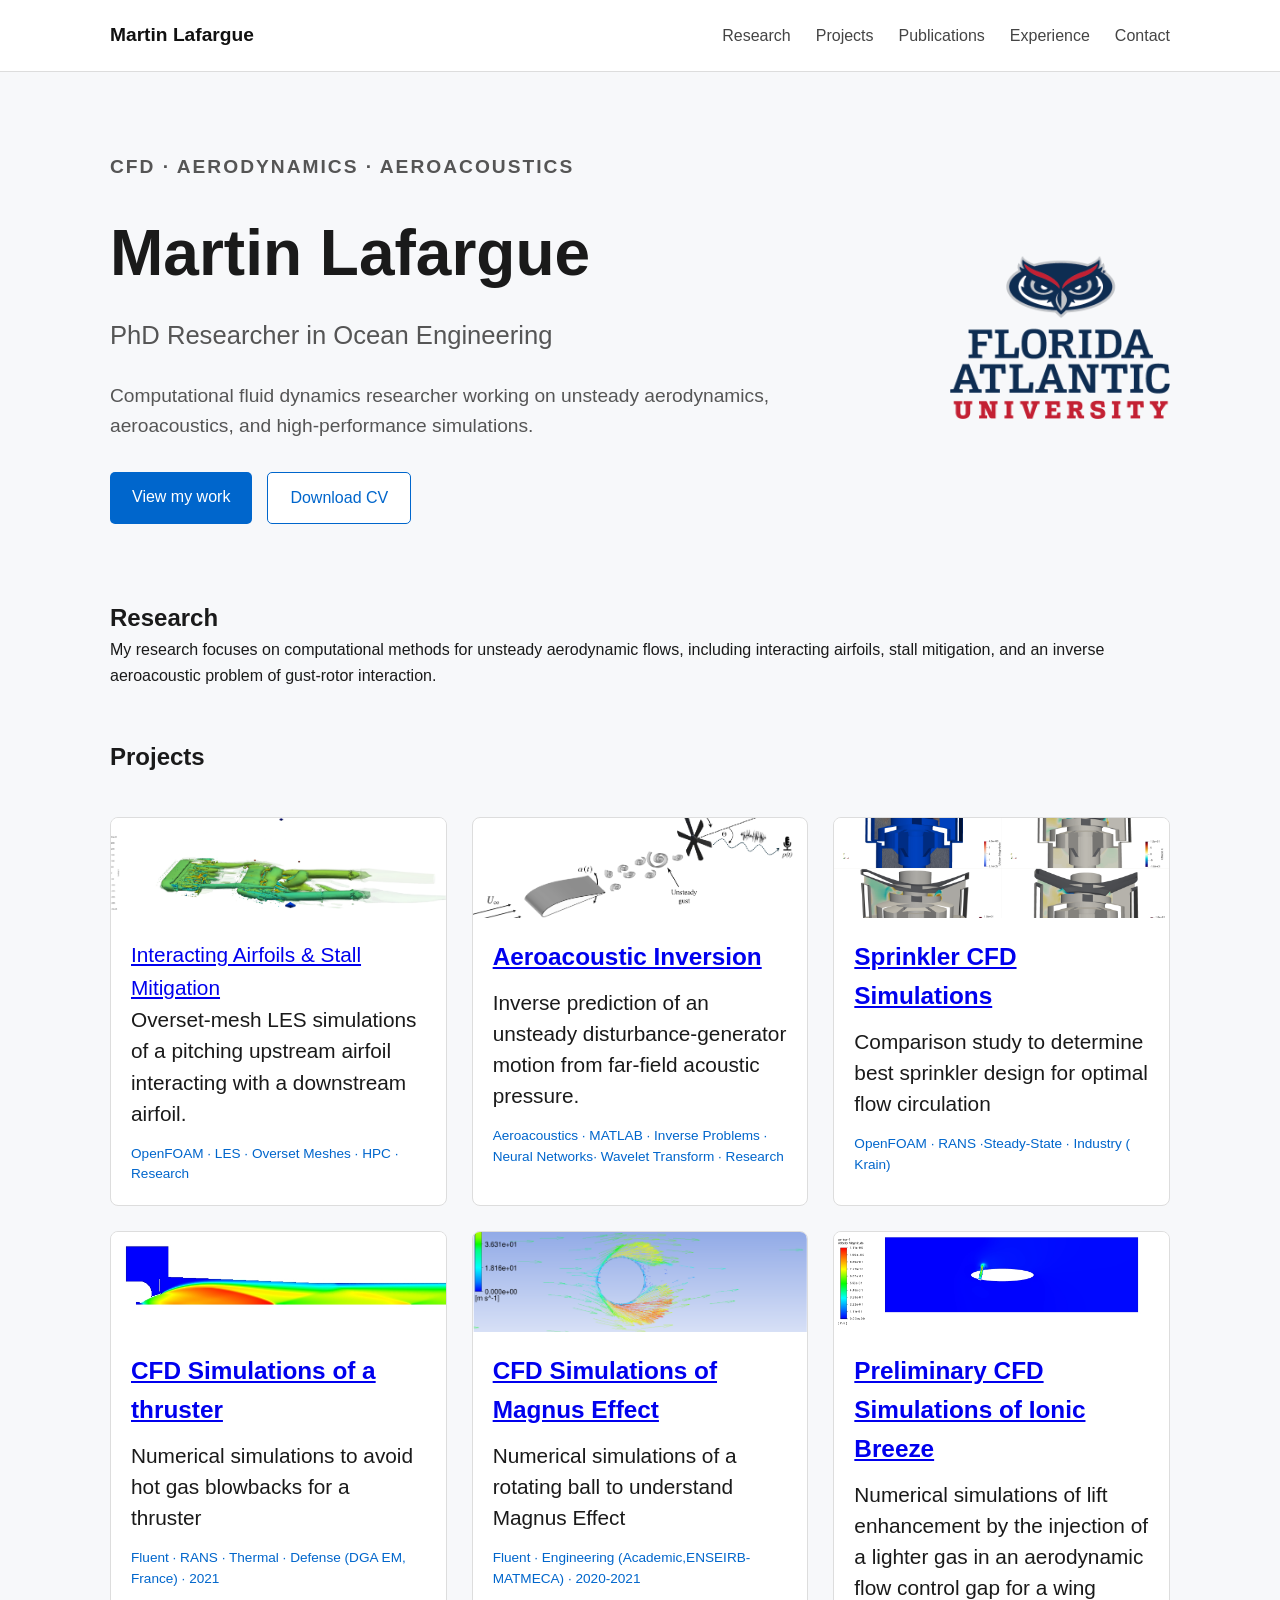
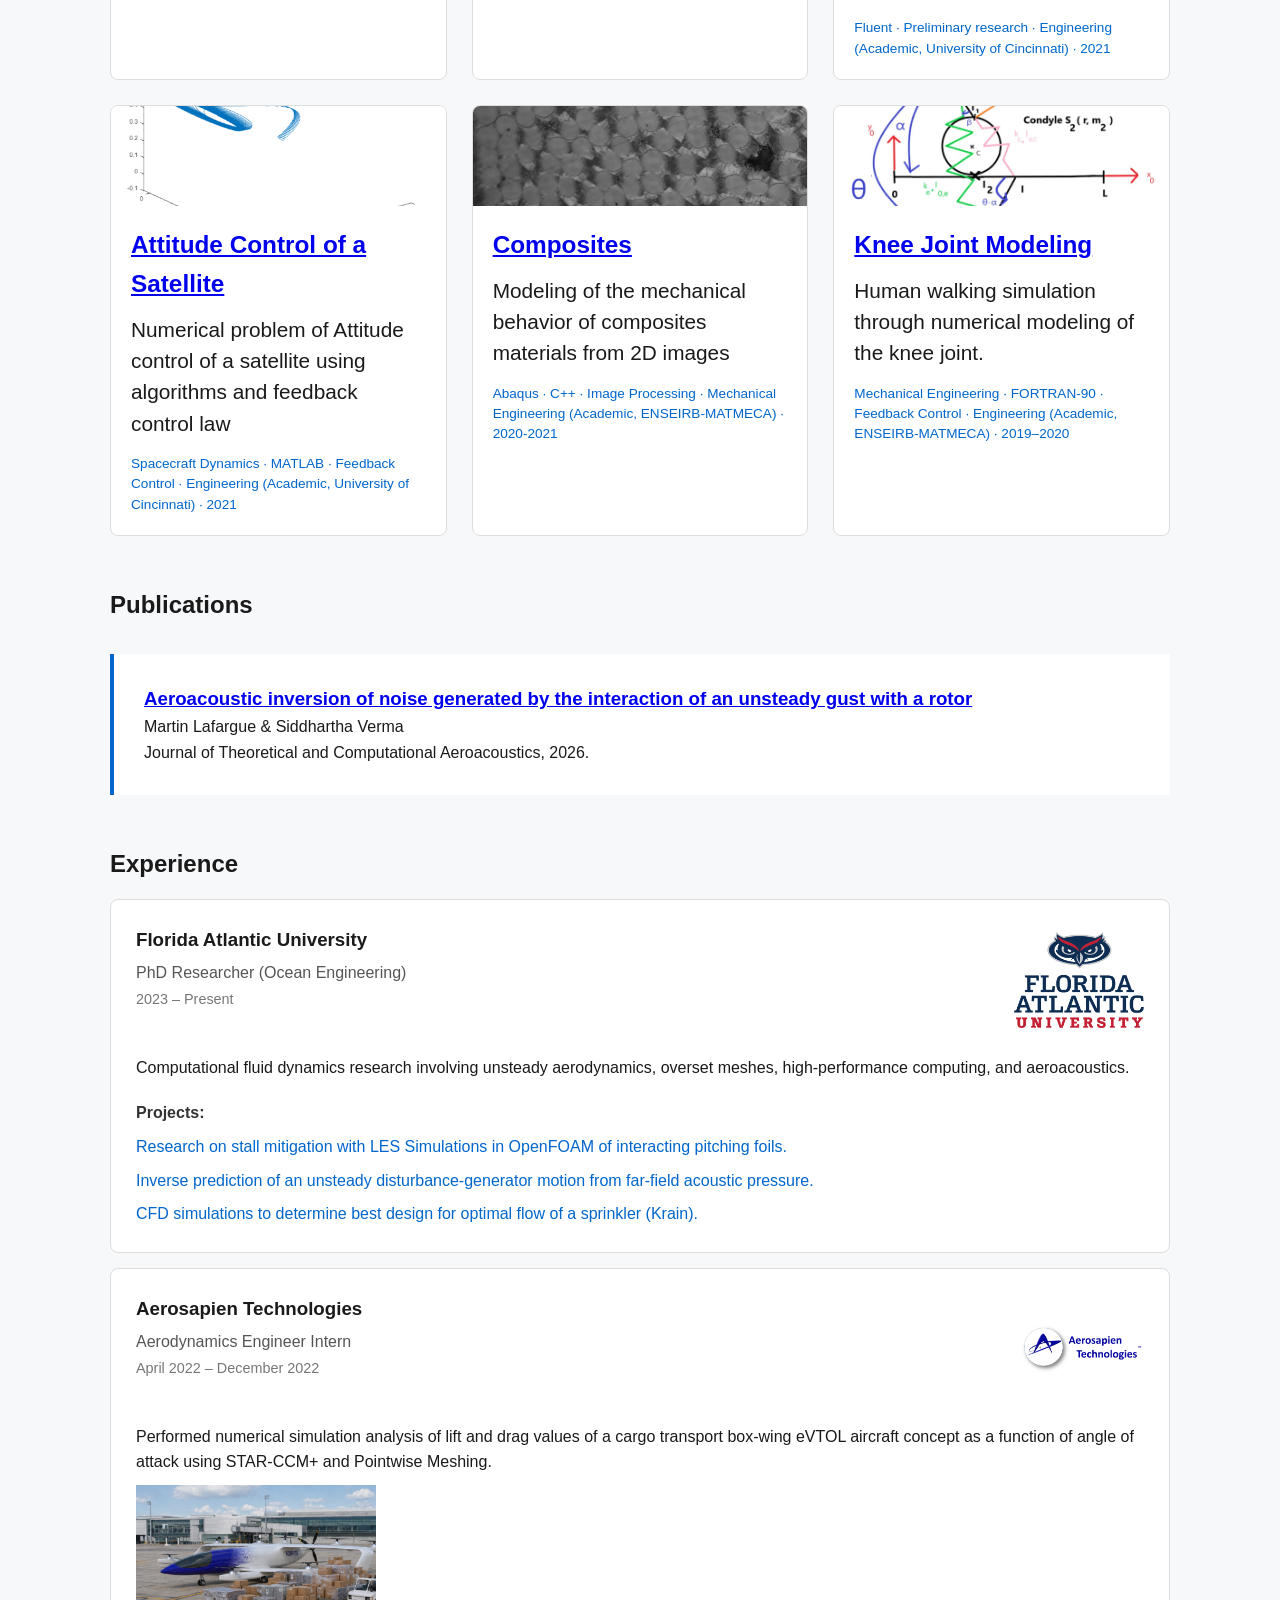
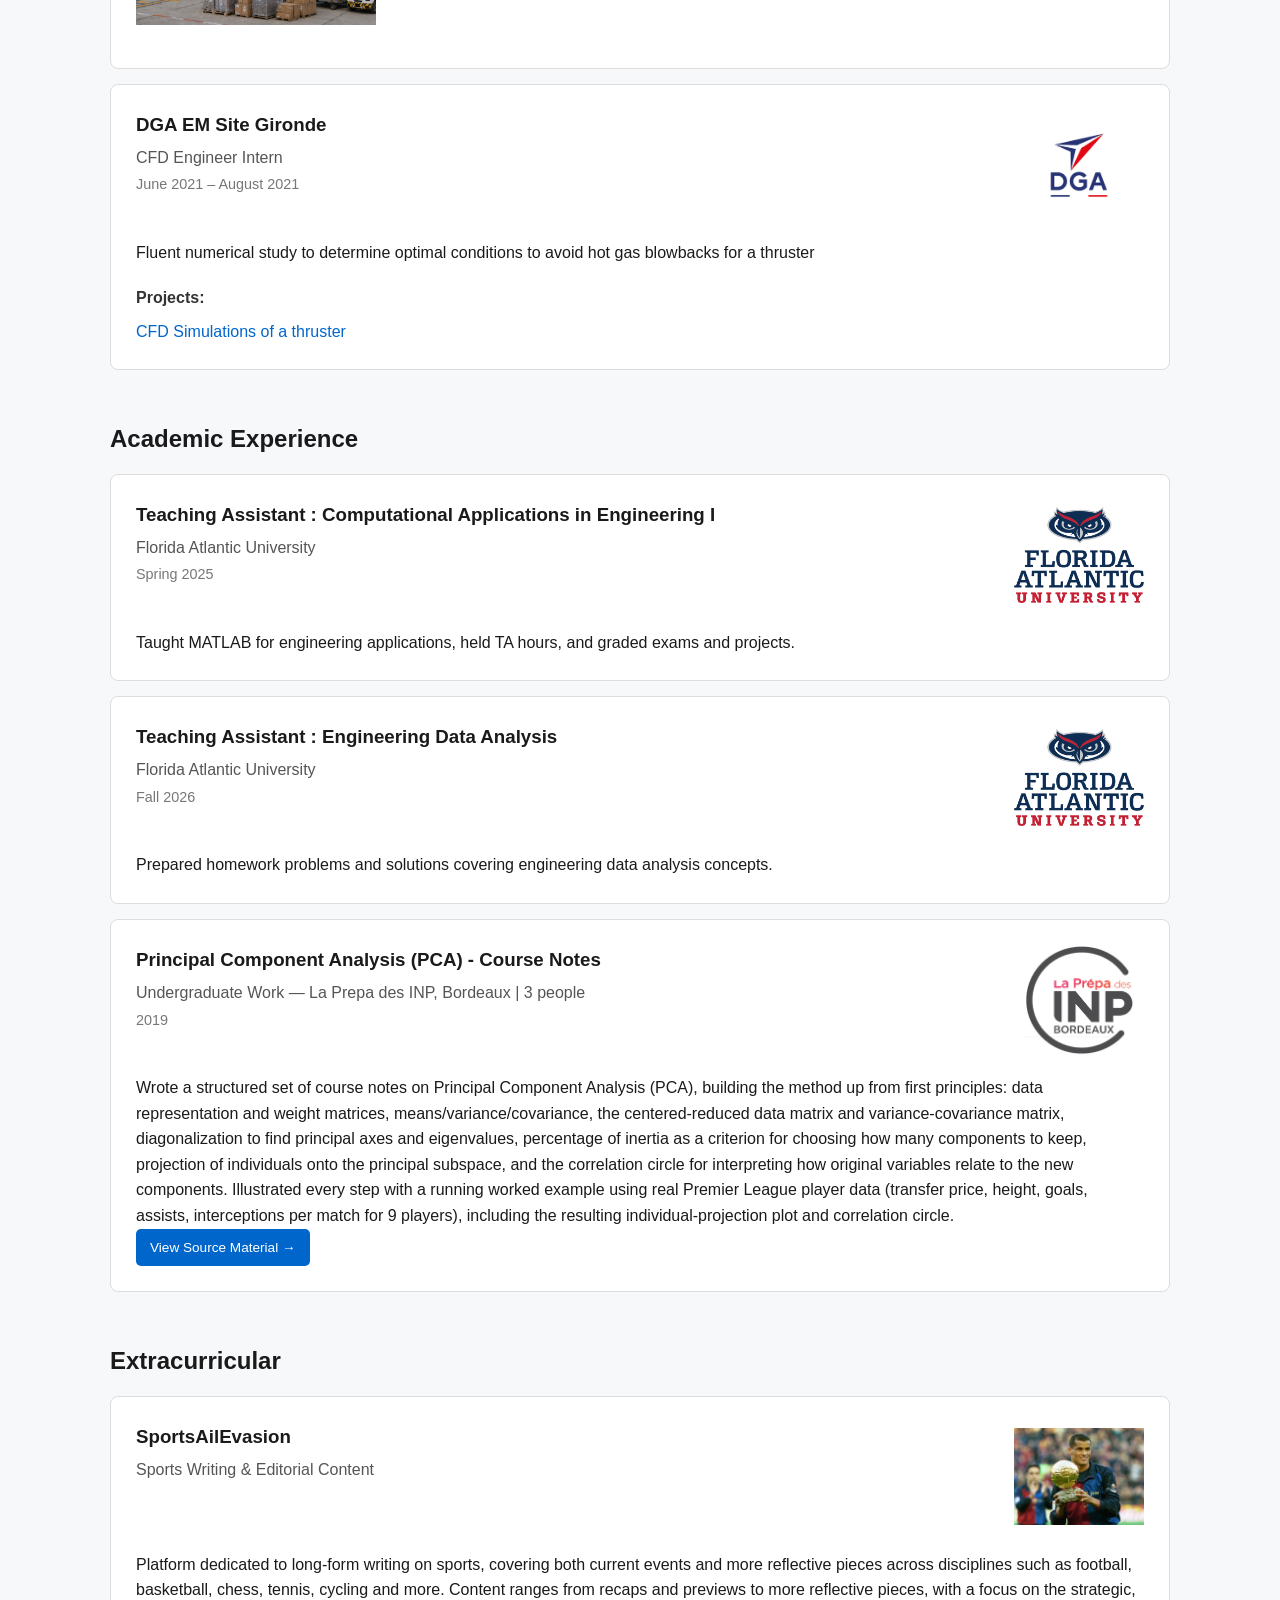
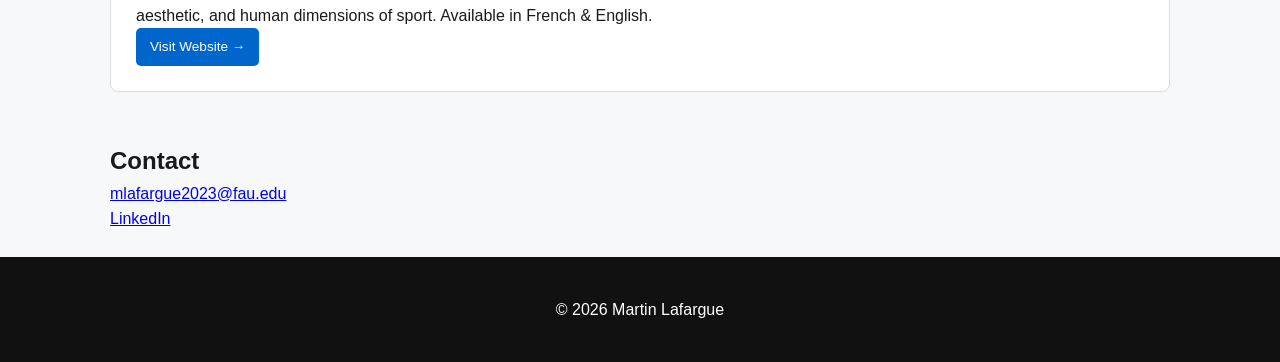
<file: index.html>
<!DOCTYPE html>
<html lang="en">
<head>
    <meta charset="UTF-8">
    <meta name="viewport" content="width=device-width, initial-scale=1.0">

    <title>Martin Lafargue | CFD & Aerodynamics</title>

    <link rel="stylesheet" href="style.css">
</head>

<body>

<header>
    <nav>
        <a href="#home" class="logo">Martin Lafargue</a>

        <div class="nav-links">
            <a href="#research">Research</a>
            <a href="#projects">Projects</a>
            <a href="#publications">Publications</a>
            <a href="#experience">Experience</a>
            <a href="#contact">Contact</a>
        </div>
    </nav>
</header>


<main>

<section id="home" class="hero">

    <div class="hero-text">

        <p class="eyebrow">
            CFD · AERODYNAMICS · AEROACOUSTICS
        </p>

        <h1>
            Martin Lafargue
        </h1>

        <h2>
            PhD Researcher in Ocean Engineering
        </h2>

        <p>
            Computational fluid dynamics researcher working on
            unsteady aerodynamics, aeroacoustics,
            and high-performance simulations.
        </p>

        <div class="buttons">
            <a href="#projects" class="button">
                View my work
            </a>

            <a href="Martin_Lafargue_Resume.pdf" class="button secondary">
                Download CV
            </a>
        </div>

    </div>
  <div class="hero-logo">
        <img src="images/FAU.png"
             alt="Florida Atlantic University logo">
    </div>

</section>


<section id="research">

    <h2>Research</h2>

    <p>
        My research focuses on computational methods for unsteady
        aerodynamic flows, including interacting airfoils, stall
        mitigation, and an inverse aeroacoustic problem of gust-rotor interaction.
        
    </p>

</section>


<section id="projects">

    <h2>Projects</h2>

    <div class="projects">

      
         <article class="project">

           <div class="project-image">
            <img src="images/Q_crit.png"
                 alt="Q criterion colored by vorticity of two interacting airfoils">

            <a href="projects/stall.html" class="project-overlay">
                <span>View Project →</span>
        </a>
	 
	   </div>
	       <div class="project-content">


	
    
	</h3><a href="projects/stall.html">Interacting Airfoils & Stall Mitigation
		</a>
	</h3>

            <p>
                Overset-mesh LES simulations of a pitching upstream
                airfoil interacting with a downstream airfoil.
            </p>

            <p class="tags">
                OpenFOAM · LES · Overset Meshes · HPC · Research
            </p>
 	</div>
        </article>

        
        
           
        
        <article class="project">

           <div class="project-image">
            <img src="images/Paper_Setup_v5.png"
                 alt="Aeroacoustic Inversion">

            <a href="projects/inversion.html" class="project-overlay">
                <span>View Project →</span>
        </a>
	 
	   </div>
	       <div class="project-content">


	     <h3><a href="projects/inversion.html"> Aeroacoustic Inversion
		</a>
 		</h3>

            <p>
                Inverse prediction of an unsteady disturbance-generator
                motion from far-field acoustic pressure.
            </p>

            <p class="tags">
                Aeroacoustics · MATLAB · Inverse Problems · Neural Networks· Wavelet Transform  · Research
            </p>
 	</div>
        </article>


        
        
       
<article class="project">

    <div class="project-image">
            <img src="images/sprinkler.png"
                 alt="Cut of the flow in a sprinkler">

	    <a href="projects/sprinkler.html" class="project-overlay">
	 	<span>View Project →</span>
        </a>
    </div>
        <div class="project-content">
 	 <h3>  <a href="projects/sprinkler.html" >Sprinkler CFD Simulations
	 </a>
	 </h3>

            <p>
               Comparison study to determine best sprinkler design for optimal flow circulation 
            </p>

            <p class="tags">
                OpenFOAM · RANS ·Steady-State · Industry ( Krain)

            </p>


        </div>


</article>

        
        
   <article class="project">

    <div class="project-image">
            <img src="images/thruster.png"
                 alt="Mach contour of a thruster geometry">

	    <a href="projects/thruster.html" class="project-overlay">
	 	<span>View Project →</span>
        </a>
    </div>
        <div class="project-content">
 	 <h3> <a href="projects/thruster.html">CFD Simulations of a thruster  </a> </h3>

            <p>
                Numerical simulations to avoid hot gas blowbacks for a thruster
            </p>

            <p class="tags">
            	Fluent · RANS · Thermal · Defense (DGA EM, France) · 2021



            </p>


        </div>


</article>
        
        <article class="project">

           <div class="project-image">
            <img src="images/Magnus.png"
                 alt="Magnus effect simulation">

            <a href="projects/Magnus_effect.html" class="project-overlay">
                <span>View Project →</span>
        </a>
	 
	   </div>
	       <div class="project-content">


	     <h3> <a href="projects/Magnus_effect.html"> CFD Simulations of Magnus Effect    </a>
	 </h3>

            <p>
                Numerical simulations of a rotating ball to understand Magnus Effect
            </p>

            <p class="tags">
                Fluent · Engineering (Academic,ENSEIRB-MATMECA) · 2020-2021

            </p>

	 </div>

        </article>



     <article class="project">

    <div class="project-image">
            <img src="images/VelocityAFCfront.jpg"
                 alt="Velocity contour of a wing with Aerodynamic Flow Control">

	    <a href="projects/ionic_breeze.html" class="project-overlay">
	 	<span>View Project →</span>
        </a>
    </div>
        <div class="project-content">
 	<h3><a href="projects/ionic_breeze.html"> Preliminary CFD Simulations of Ionic Breeze </a> </h3>

            <p>
                Numerical simulations of lift enhancement by the injection of a lighter gas in an aerodynamic flow control gap for a wing
            </p>

            <p class="tags">
                Fluent · Preliminary research · Engineering (Academic, University of Cincinnati) · 2021

            </p>
        </div>


</article>


	
        
        
        <article class="project">

    <div class="project-image">
            <img src="images/Attitude.png"
                 alt="3D Plot of angular velocities">

	    <a href="projects/attitude_control.html" class="project-overlay">
	 	<span>View Project →</span>
        </a>
    </div>
        <div class="project-content">
 	<h3><a href="projects/attitude_control.html"> Attitude Control of a Satellite  </a> </h3>

            <p>
                Numerical problem of Attitude control of a satellite using algorithms and feedback control law
            </p>

            <p class="tags">
                Spacecraft Dynamics · MATLAB · Feedback Control · Engineering (Academic, University of Cincinnati) · 2021

            </p>
        </div>


</article>


      <article class="project">

           <div class="project-image">
            <img src="images/composites.png"
                 alt="2D modeling of composites behavior">

            <a href="projects/composites.html" class="project-overlay">
                <span>View Project →</span>
        </a>
	 
	   </div>
	       <div class="project-content">


	      <h3> <a href="projects/composites.html" > Composites</a>
	  </h3>

            <p>
                Modeling of the mechanical behavior of composites materials from 2D images
            </p>

            <p class="tags">
                Abaqus · C++ · Image Processing · Mechanical Engineering (Academic, ENSEIRB-MATMECA) · 2020-2021

            </p>
	 </div>

        </article>


<article class="project">

    <div class="project-image">
            <img src="images/knee-joint.jpg"
                 alt="Numerical modeling of the knee joint">

	    <a href="projects/knee_joint.html" class="project-overlay">
	 	<span>View Project →</span>
        </a>
    </div>
        <div class="project-content">

            <h3><a href="projects/knee_joint.html">Knee Joint Modeling  </a> </h3>

            <p>
                Human walking simulation through numerical modeling
                of the knee joint.
            </p>

            <p class="tags">
                Mechanical Engineering · FORTRAN-90 · Feedback Control ·
                Engineering (Academic, ENSEIRB-MATMECA) · 2019–2020
            </p>

        </div>


</article>




</section>


<section id="publications">

    <h2>Publications</h2>

    <div class="publication">
        <h3>
		<a href="https://doi.org/10.1142/S2591728526500234">
            Aeroacoustic inversion of noise generated by the
            interaction of an unsteady gust with a rotor
		</a>
	</h3>

        <p>
            Martin Lafargue & Siddhartha Verma
        </p>

        <p>
            Journal of Theoretical and Computational Aeroacoustics,
            2026.
        </p>

    </div>

</section>


<section id="experience">

    <h2>Experience</h2>

<div class="experience-item">

    <div class="experience-header">
        <div>
            <h3>Florida Atlantic University</h3>
            <p class="experience-role">PhD Researcher (Ocean Engineering)</p>
            <p class="experience-date">2023 – Present</p>
        </div>

        <img
            src="images/FAU.png"
            alt="Florida Atlantic University logo"
            class="experience-logo"
        >
    </div>

    <p>
        Computational fluid dynamics research involving unsteady aerodynamics,
        overset meshes, high-performance computing, and aeroacoustics.
    </p>

    <div class="experience-projects">
        <span>Projects:</span>


 <div class="project-links">
        <a href="projects/stall.html">
            Research on stall mitigation with LES Simulations in OpenFOAM of interacting pitching foils.
        </a>

    
        <a href="projects/inversion.html">
           Inverse prediction of an unsteady disturbance-generator motion from far-field acoustic pressure.
        </a>
        
          <a href="projects/sprinkler.html">
            CFD simulations to determine best design for optimal flow of a sprinkler (Krain).
        </a>
 </div>
    </div>

</div>


<div class="experience-item">

    <div class="experience-header">
        <div>
            <h3>Aerosapien Technologies</h3>
            <p class="experience-role">Aerodynamics Engineer Intern</p>
            <p class="experience-date">April 2022 – December 2022</p>
        </div>

        <img
            src="images/aerosapien.png"
            alt="Aerosapien Technologies Logo"
            class="experience-logo"
        >
    </div>

    <p>
        Performed numerical simulation analysis of lift and drag values of a cargo transport box-wing eVTOL aircraft concept as a function of angle of attack using STAR-CCM+ and Pointwise Meshing.
    </p>
    
    <img
    src="images/box_wing.png"
    alt="Illustrative box-wing aircraft configuration"
    class="experience-image"
    >

    
 </div>
 <div class="experience-item">

    <div class="experience-header">
        <div>
            <h3>DGA EM Site Gironde </h3>
            <p class="experience-role">CFD Engineer Intern</p>
            <p class="experience-date">June 2021 – August 2021 </p>
        </div>

        <img
            src="images/DGA.png"
            alt="DGA logo"
            class="experience-logo"
        >
    </div>

    <p>
       Fluent numerical study to determine optimal conditions to avoid hot gas blowbacks for a thruster
    </p>

    <div class="experience-projects">
        <span>Projects:</span>


 <div class="project-links">
        <a href="projects/thruster.html">
         CFD Simulations of a thruster
        </a>
 </div>
    </div>

</div>



</section>
<section id="academic">
    <h2>Academic Experience</h2>


    <div class="experience-item">

        <div class="experience-header">
            <div>
                <h3>Teaching Assistant : Computational Applications in Engineering I</h3>
                <p class="experience-role">
                    Florida Atlantic University
                </p>
                <p class="experience-date">Spring 2025</p>
            </div>

            <img
                src="images/FAU.png"
                alt="Florida Atlantic University logo"
                class="experience-logo"
            >
        </div>

        <p>
            Taught MATLAB for engineering applications, held TA hours, and
            graded exams and projects.
        </p>

    </div>


    <div class="experience-item">

        <div class="experience-header">
            <div>
                <h3>Teaching Assistant : Engineering Data Analysis</h3>
                <p class="experience-role">
                    Florida Atlantic University
                </p>
                <p class="experience-date">Fall 2026 </p>
            </div>

            <img
                src="images/FAU.png"
                alt="Florida Atlantic University logo"
                class="experience-logo"
            >
        </div>

        <p>
            Prepared homework problems and solutions covering
            engineering data analysis concepts.
        </p>

    </div>
    
    
    <div class="experience-item">

        <div class="experience-header">
            <div>
                <h3>Principal Component Analysis (PCA) - Course Notes</h3>
                <p class="experience-role">
                    Undergraduate Work — La Prepa des INP, Bordeaux | 3 people
                </p>
                <p class="experience-date">2019</p>
            </div>

            <img
                src="images/INP.png"
                alt="La Prepa des INP logo"
                class="experience-logo"
            >
        </div>

        <p>
            Wrote a structured set of course notes on Principal Component Analysis (PCA), building the method up from first principles: data representation and weight matrices, means/variance/covariance, the centered-reduced data matrix and variance-covariance matrix, diagonalization to find principal axes and eigenvalues, percentage of inertia as a criterion for choosing how many components to keep, projection of individuals onto the principal subspace, and the correlation circle for interpreting how original variables relate to the new components. Illustrated every step with a running worked example using real Premier League player data (transfer price, height, goals, assists, interceptions per match for 9 players), including the resulting individual-projection plot and correlation circle.
        </p>
        
       <a href="reports/PCA.pdf"
      class="button source-button"
   target="_blank"
   rel="noopener noreferrer">
    View Source Material →
</a>

    </div>
    
</section>

    
 <section id="extracurricular">
    <h2>Extracurricular</h2>

    <div class="experience-item">

        <div class="experience-header">
            <div>
                <h3>SportsAilEvasion</h3>
                <p class="experience-role">
                    Sports Writing & Editorial Content
                </p>
            </div>
  
            <img
                src="images/sportsailevasion.jpg"
                alt="SportsAilEvasion"
                class="experience-logo"
            >
        </div>
        <p>
            Platform dedicated to long-form writing on sports, covering both current events and more reflective pieces across disciplines such as football, basketball, chess, tennis, cycling and more.
            
            Content ranges from recaps and previews to more reflective pieces, with a focus on the strategic, aesthetic, and human dimensions of sport. Available in French & English.
        </p>

        <div class="source-material">
            <a href="https://www.sportsailevasion.com"
               class="button source-button"
               target="_blank"
               rel="noopener noreferrer">
                Visit Website →
            </a>
        </div>

    </div>
</section>   
<section id="contact">

    <h2>Contact</h2>

    <p>
        <a href="mailto:mlafargue2023@fau.edu">
            mlafargue2023@fau.edu
        </a>
    </p>

    <p>
        <a href="https://www.linkedin.com/in/martin-lafargue-6412b3197/">
            LinkedIn
        </a>
    </p>

</section>

</main>


<footer>

    <p>
        © 2026 Martin Lafargue
    </p>

</footer>

</body>
</html>
</file>
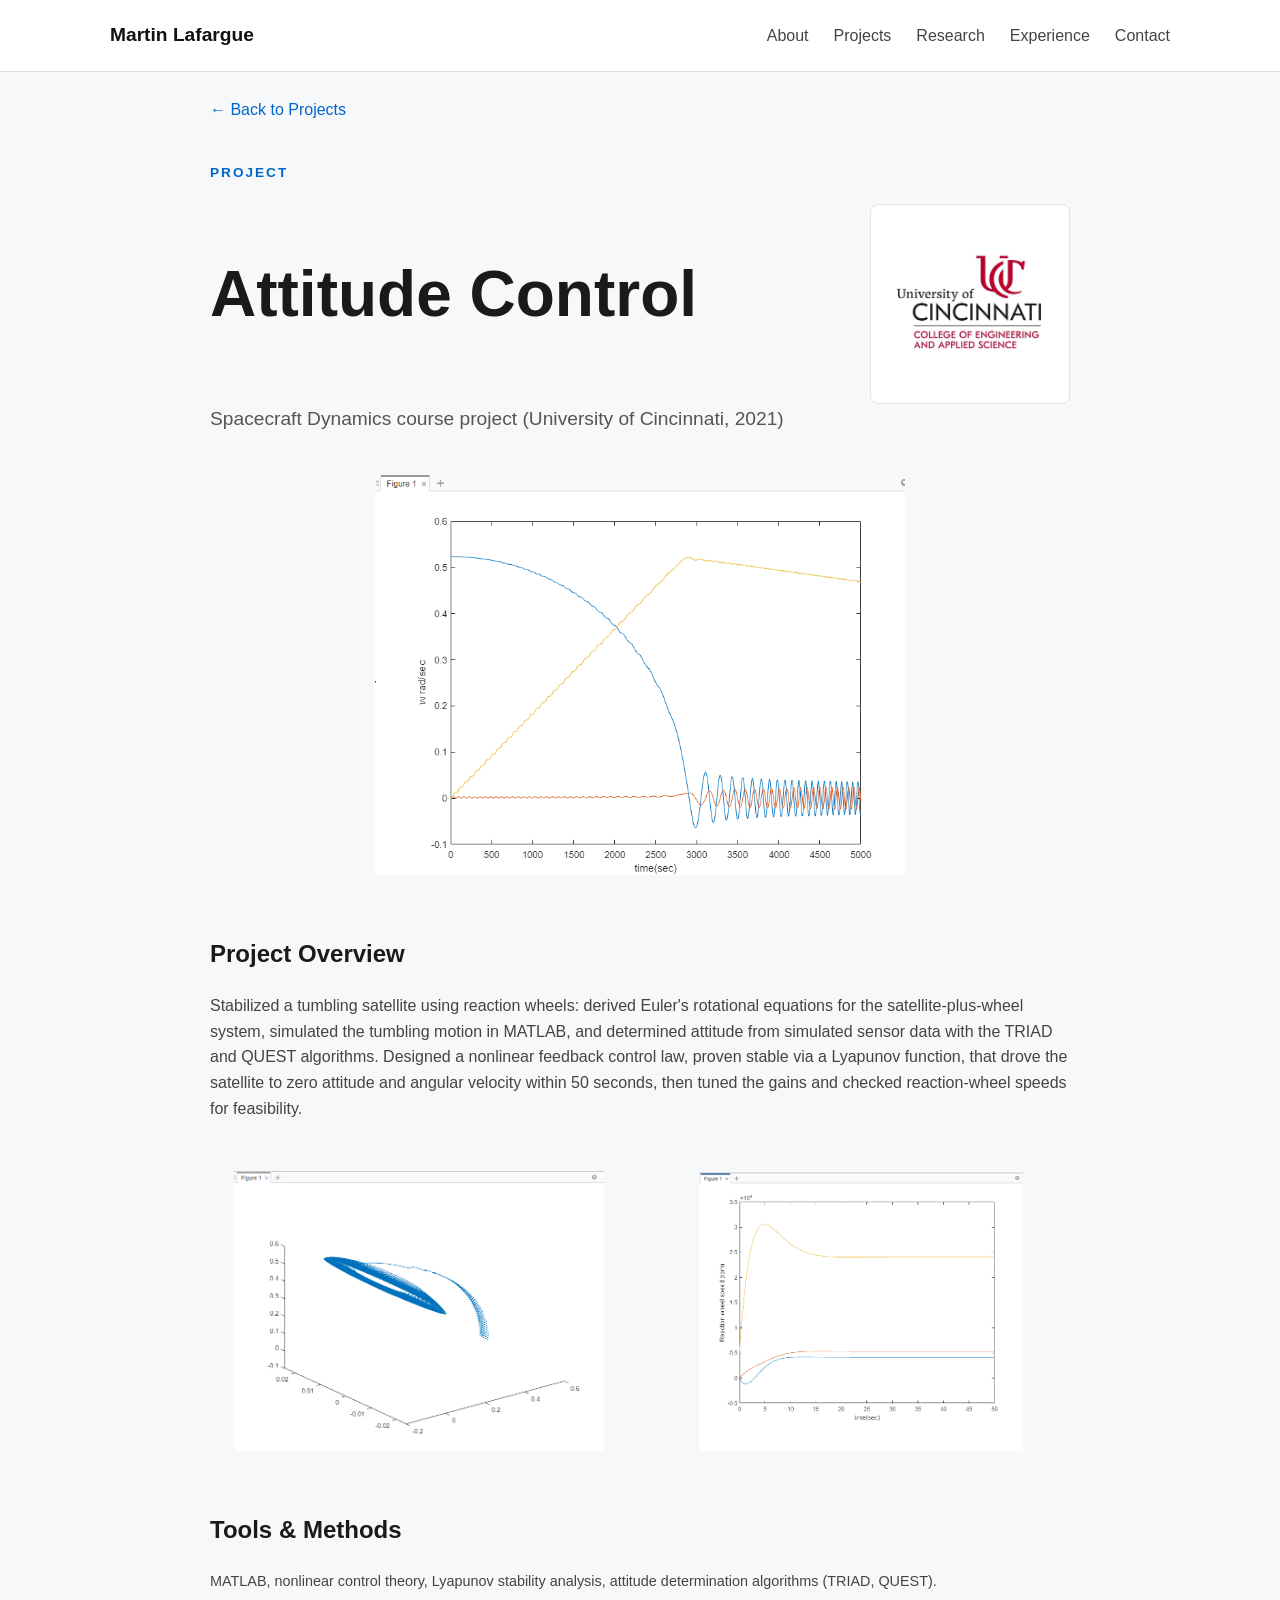
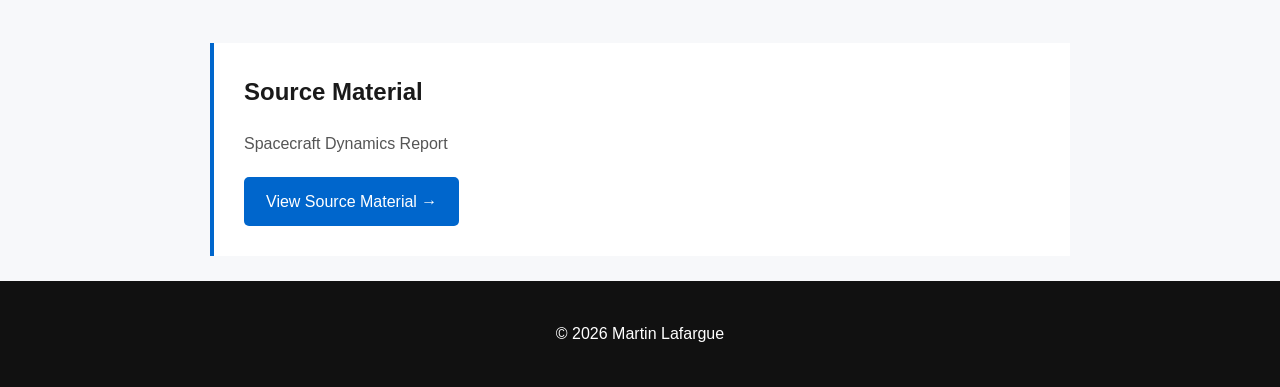
<file: projects/attitude_control.html>
<!DOCTYPE html>
<html lang="en">

<head>
    <meta charset="UTF-8">
    <meta name="viewport" content="width=device-width, initial-scale=1.0">

    <title>Attitude Control | Martin Lafargue</title>

    <link rel="stylesheet" href="../style.css">
</head>

<body>

<header>
    <nav>
        <a href="../index.html" class="logo">Martin Lafargue</a>

        <div class="nav-links">
            <a href="../index.html#about">About</a>
            <a href="../index.html#projects">Projects</a>
            <a href="../index.html#research">Research</a>
            <a href="../index.html#experience">Experience</a>
            <a href="../index.html#contact">Contact</a>
        </div>
    </nav>
</header>


<main>

    <!-- Project Header -->
    <section class="project-page">

        <a href="../index.html#projects" class="back-link">
            ← Back to Projects
        </a>

        <p class="eyebrow">PROJECT</p>
<div class="project-title">
        <h1>Attitude Control</h1>
 <img
            src="../images/UC.jpeg"
            alt="University of Cincinnati logo"
            class="project-logo"
        >
</div>
  
        <p class="project-intro">
Spacecraft Dynamics course project (University of Cincinnati, 2021)            
        </p>


        <!-- Main Image -->
        <div class="project-main-image">
            <img src="../images/wdiag.PNG">

                 alt="Angular velocities in function of time">
        </div>


        <!-- Project Overview -->
        <div class="project-section">

            <h2>Project Overview</h2>

            <p>
           Stabilized a tumbling satellite using reaction wheels: derived Euler's rotational equations for the satellite-plus-wheel system, simulated the tumbling motion in MATLAB, and determined attitude from simulated sensor data with the TRIAD and QUEST algorithms. Designed a nonlinear feedback control law, proven stable via a Lyapunov function, that drove the satellite to zero attitude and angular velocity within 50 seconds, then tuned the gains and checked reaction-wheel speeds for feasibility.
            </p>

        </div>


        <!-- Additional Images -->
        <div class="project-images">

            <div class="project-detail-image">
                <img src="../images/3dplotdiag.PNG"
                     alt="3D plot of angular velocities">
            </div>

            <div class="project-detail-image">
                <img src="../images/reactionwheel.PNG"
                     alt="Reaction wheel speed over time">
            </div>

        </div>


        <!-- Technical Details -->
        <div class="project-section">

            <h2>Tools & Methods</h2>

            <p class="tags">
               MATLAB, nonlinear control theory, Lyapunov stability analysis, attitude determination algorithms (TRIAD, QUEST).
            </p>

        </div>


        <!-- Source Material -->
        <div class="project-source">

            <h2>Source Material</h2>

            <p>
                Spacecraft Dynamics Report
            </p>

            <a href="../reports/attitude_control.pdf"
               class="button"
               target="_blank"
               rel="noopener noreferrer">
                View Source Material →
            </a>

        </div>

    </section>

</main>


<footer>
    <p>© 2026 Martin Lafargue</p>
</footer>

</body>
</html>
</file>
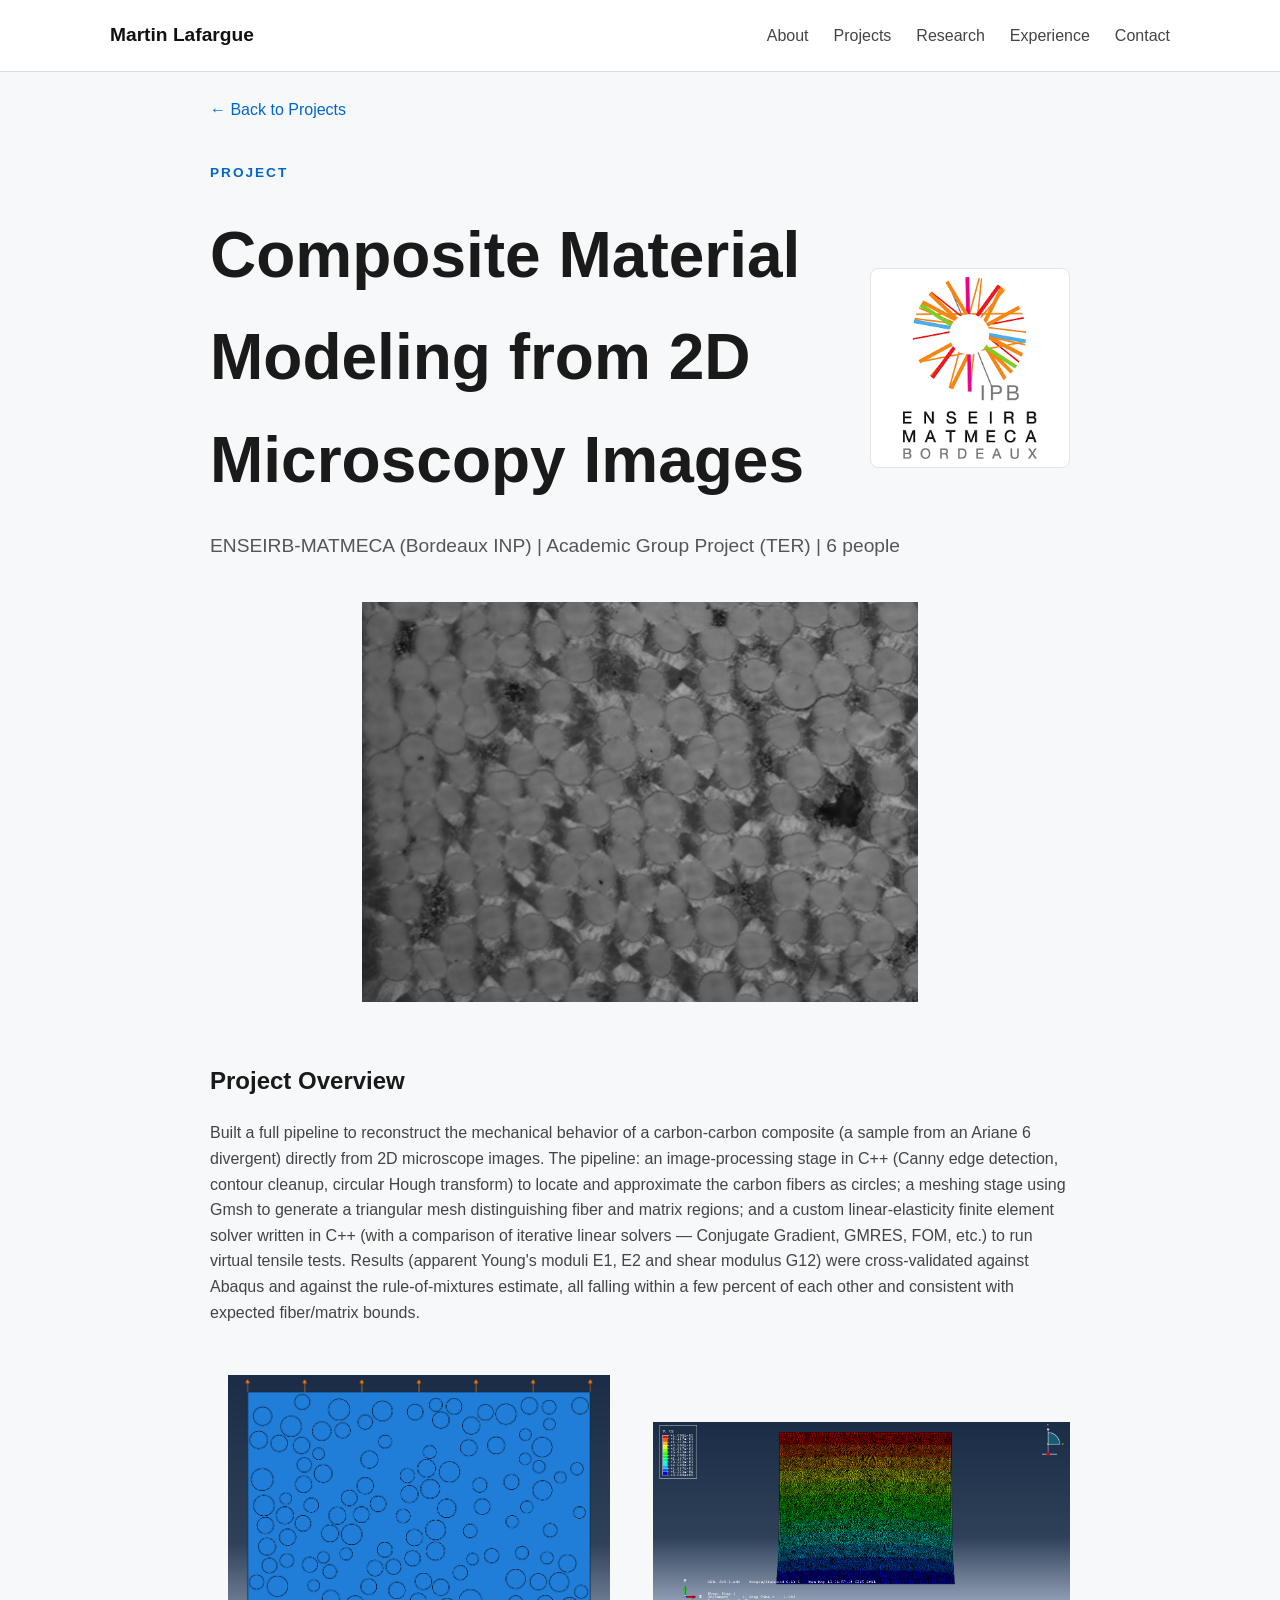
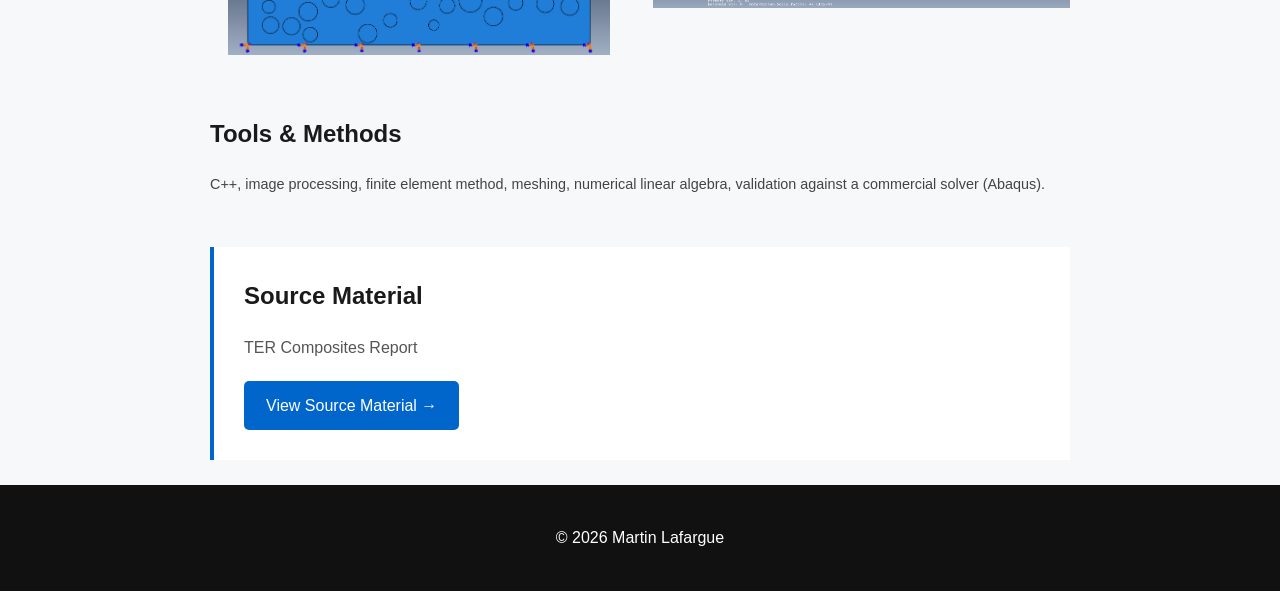
<file: projects/composites.html>
<!DOCTYPE html>
<html lang="en">

<head>
    <meta charset="UTF-8">
    <meta name="viewport" content="width=device-width, initial-scale=1.0">

    <title>Composites | Martin Lafargue</title>

    <link rel="stylesheet" href="../style.css">
</head>

<body>

<header>
    <nav>
        <a href="../index.html" class="logo">Martin Lafargue</a>

        <div class="nav-links">
            <a href="../index.html#about">About</a>
            <a href="../index.html#projects">Projects</a>
            <a href="../index.html#research">Research</a>
            <a href="../index.html#experience">Experience</a>
            <a href="../index.html#contact">Contact</a>
        </div>
    </nav>
</header>


<main>

    <!-- Project Header -->
    <section class="project-page">

        <a href="../index.html#projects" class="back-link">
            ← Back to Projects
        </a>

        <p class="eyebrow">PROJECT</p>

       

	<div class="project-title">
        <h1>Composite Material Modeling from 2D Microscopy Images</h1>
 	<img
            src="../images/ENSEIRB.png"
            alt="ENSEIRB logo"
            class="project-logo"
        >
</div>

        <p class="project-intro">
ENSEIRB-MATMECA (Bordeaux INP) | Academic Group Project (TER) | 6 people
        </p>


        <!-- Main Image -->
        <div class="project-main-image">
            <img src="../images/composites.png">

                 alt="Microscope Image of Composite Material">
        </div>


        <!-- Project Overview -->
        <div class="project-section">

            <h2>Project Overview</h2>

            <p>
           Built a full pipeline to reconstruct the mechanical behavior of a carbon-carbon composite (a sample from an Ariane 6 divergent) directly from 2D microscope images. The pipeline: an image-processing stage in C++ (Canny edge detection, contour cleanup, circular Hough transform) to locate and approximate the carbon fibers as circles; a meshing stage using Gmsh to generate a triangular mesh distinguishing fiber and matrix regions; and a custom linear-elasticity finite element solver written in C++ (with a comparison of iterative linear solvers — Conjugate Gradient, GMRES, FOM, etc.) to run virtual tensile tests. Results (apparent Young's moduli E1, E2 and shear modulus G12) were cross-validated against Abaqus and against the rule-of-mixtures estimate, all falling within a few percent of each other and consistent with expected fiber/matrix bounds.
            </p>

        </div>


        <!-- Additional Images -->
        <div class="project-images">

            <div class="project-detail-image">
                <img src="../images/Chargementy.png"
                     alt="Abaqus Geometry and BCs for a traction test in y direction">
            </div>

            <div class="project-detail-image">
                <img src="../images/U2y.png"
                     alt="Deformation of material">
            </div>

        </div>


        <!-- Technical Details -->
        <div class="project-section">

            <h2>Tools & Methods</h2>

            <p class="tags">
               C++, image processing, finite element method, meshing, numerical linear algebra, validation against a commercial solver (Abaqus).
            </p>

        </div>


        <!-- Source Material -->
        <div class="project-source">

            <h2>Source Material</h2>

            <p>
                TER Composites Report
            </p>

            <a href="../reports/TER_composites.pdf"
               class="button"
               target="_blank"
               rel="noopener noreferrer">
                View Source Material →
            </a>

        </div>

    </section>

</main>


<footer>
    <p>© 2026 Martin Lafargue</p>
</footer>

</body>
</html>
</file>
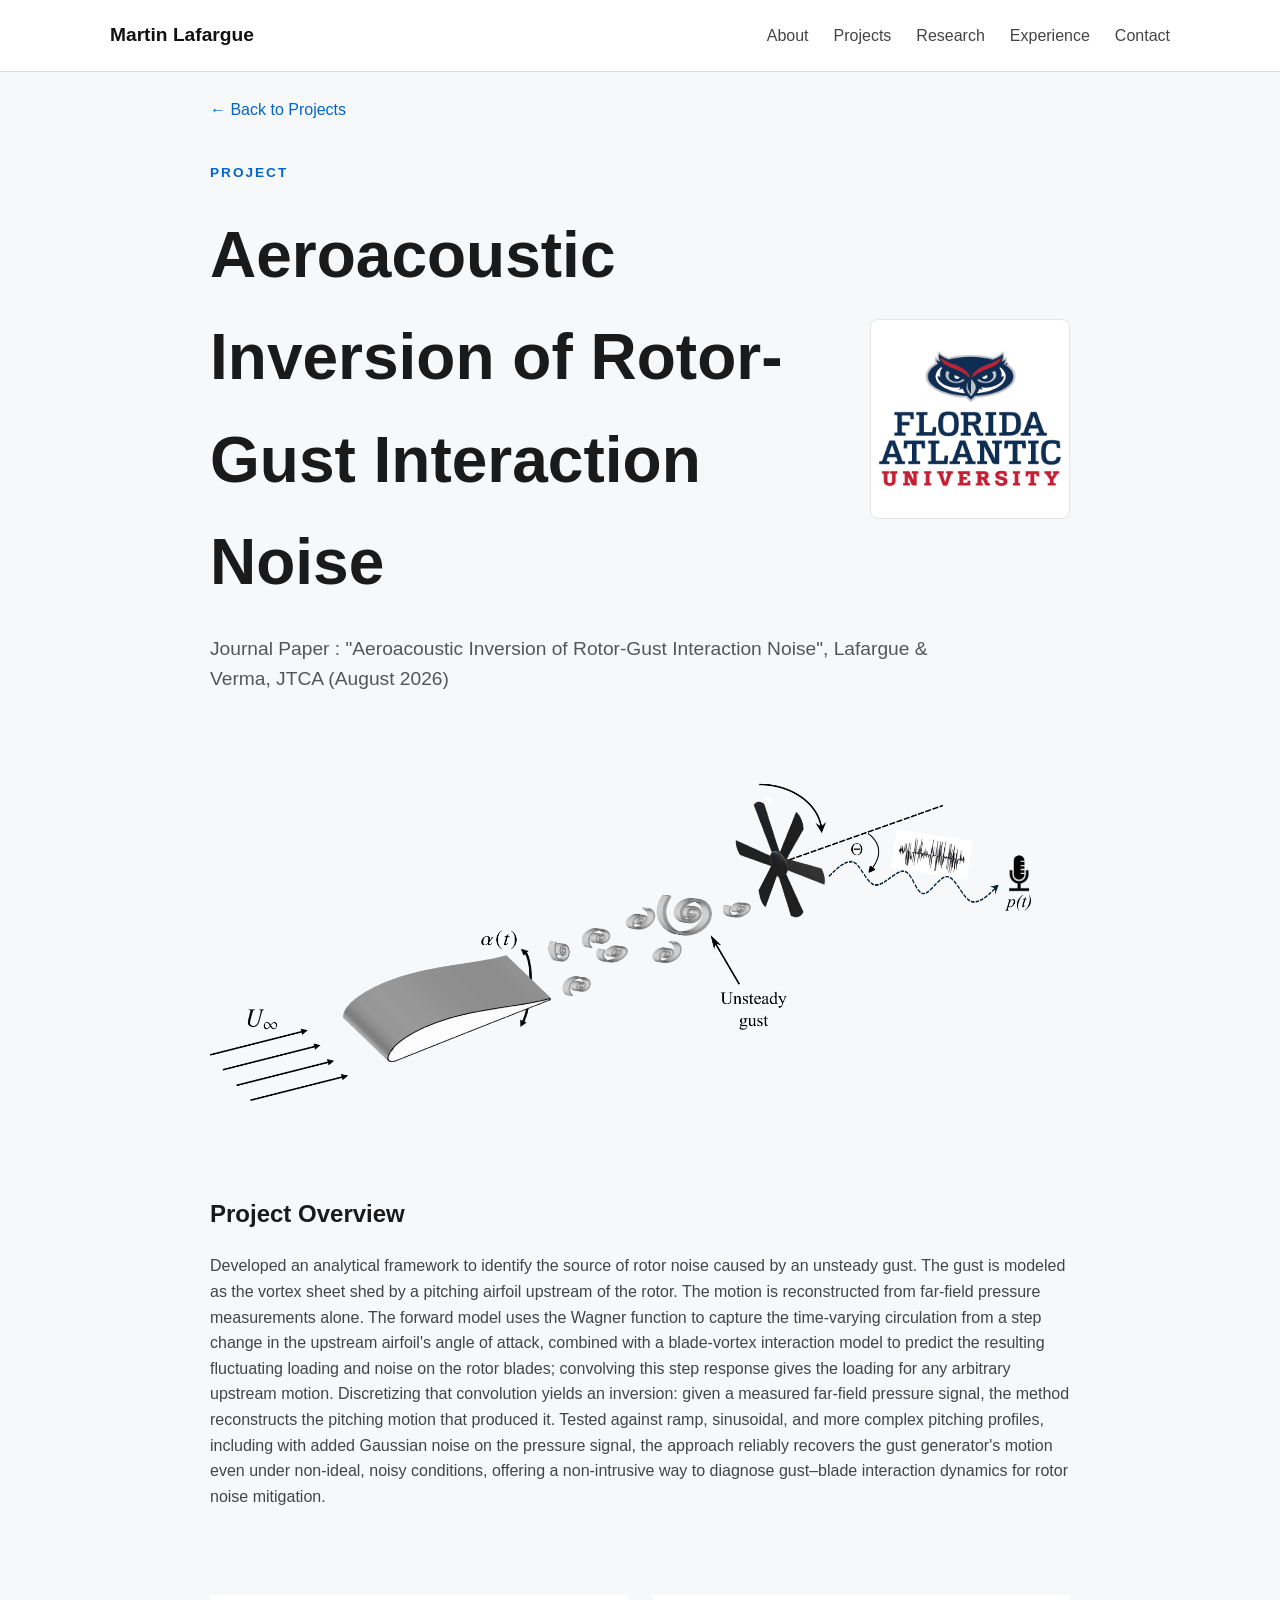
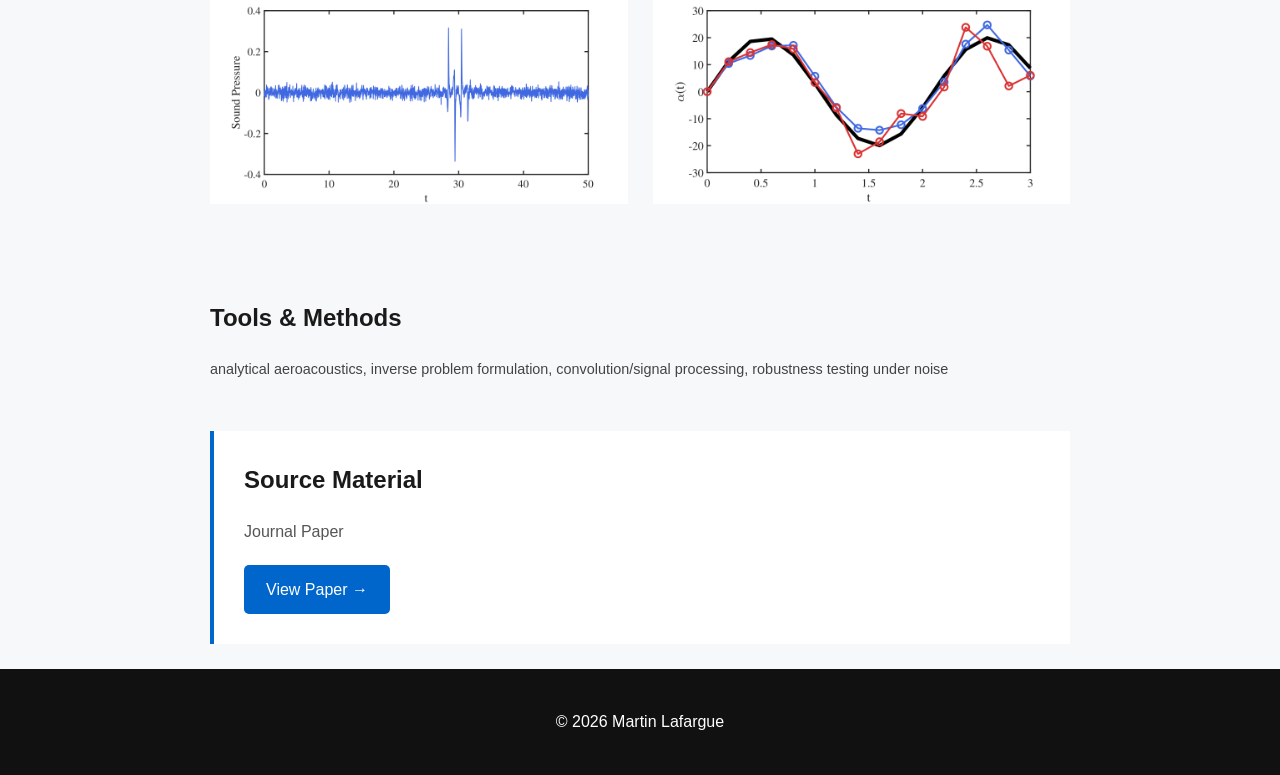
<file: projects/inversion.html>
<!DOCTYPE html>
<html lang="en">

<head>
    <meta charset="UTF-8">
    <meta name="viewport" content="width=device-width, initial-scale=1.0">

    <title>Inversion| Martin Lafargue</title>

    <link rel="stylesheet" href="../style.css">
</head>

<body>

<header>
    <nav>
        <a href="../index.html" class="logo">Martin Lafargue</a>

        <div class="nav-links">
            <a href="../index.html#about">About</a>
            <a href="../index.html#projects">Projects</a>
            <a href="../index.html#research">Research</a>
            <a href="../index.html#experience">Experience</a>
            <a href="../index.html#contact">Contact</a>
        </div>
    </nav>
</header>


<main>

    <!-- Project Header -->
    <section class="project-page">

        <a href="../index.html#projects" class="back-link">
            ← Back to Projects
        </a>

        <p class="eyebrow">PROJECT</p>
 <div class="project-title">
         <h1>Aeroacoustic Inversion of Rotor-Gust Interaction Noise</h1>
 	<img
            src="../images/FAU.png"
            alt="FAU logo"
            class="project-logo"
        >
</div>
        

        <p class="project-intro">
Journal Paper : "Aeroacoustic Inversion of Rotor-Gust Interaction Noise", Lafargue & Verma, JTCA (August 2026)

        <!-- Main Image -->
        <div class="project-main-image">
            <img src="../images/Paper_Setup_v5.png">

                 alt="Gust generated by disturbance generator interacting with downstream rotor">
        </div>


        <!-- Project Overview -->
        <div class="project-section">

            <h2>Project Overview</h2>

            <p>
   Developed an analytical framework to identify the source of rotor noise caused by an unsteady gust. The gust is modeled as the vortex sheet shed by a pitching airfoil upstream of the rotor. The motion is reconstructed from far-field pressure measurements alone. The forward model uses the Wagner function to capture the time-varying circulation from a step change in the upstream airfoil's angle of attack, combined with a blade-vortex interaction model to predict the resulting fluctuating loading and noise on the rotor blades; convolving this step response gives the loading for any arbitrary upstream motion. Discretizing that convolution yields an inversion: given a measured far-field pressure signal, the method reconstructs the pitching motion that produced it. Tested against ramp, sinusoidal, and more complex pitching profiles, including with added Gaussian noise on the pressure signal, the approach reliably recovers the gust generator's motion even under non-ideal, noisy conditions, offering a non-intrusive way to diagnose gust–blade interaction dynamics for rotor noise mitigation.
            </p>

        </div>


        <!-- Additional Images -->
        <div class="project-images">

            <div class="project-detail-image">
                <img src="../images/N1_strip.png"
                     alt="Noise generated">
            </div>

            <div class="project-detail-image">
                <img src="../images/compstriptheorythree.png"
                     alt="Reconstruction of the motion">
            </div>

        </div>


        <!-- Technical Details -->
        <div class="project-section">

            <h2>Tools & Methods</h2>

            <p class="tags">
              analytical aeroacoustics, inverse problem formulation, convolution/signal processing, robustness testing under noise
            </p>

        </div>


        <!-- Source Material -->
        <div class="project-source">

            <h2>Source Material</h2>

            <p>
              Journal Paper
            </p>

          <a href="https://doi.org/10.1142/S2591728526500234"
   class="button"
   target="_blank"
   rel="noopener noreferrer">
    View Paper →
</a>

        </div>

    </section>

</main>


<footer>
    <p>© 2026 Martin Lafargue</p>
</footer>

</body>
</html>
</file>
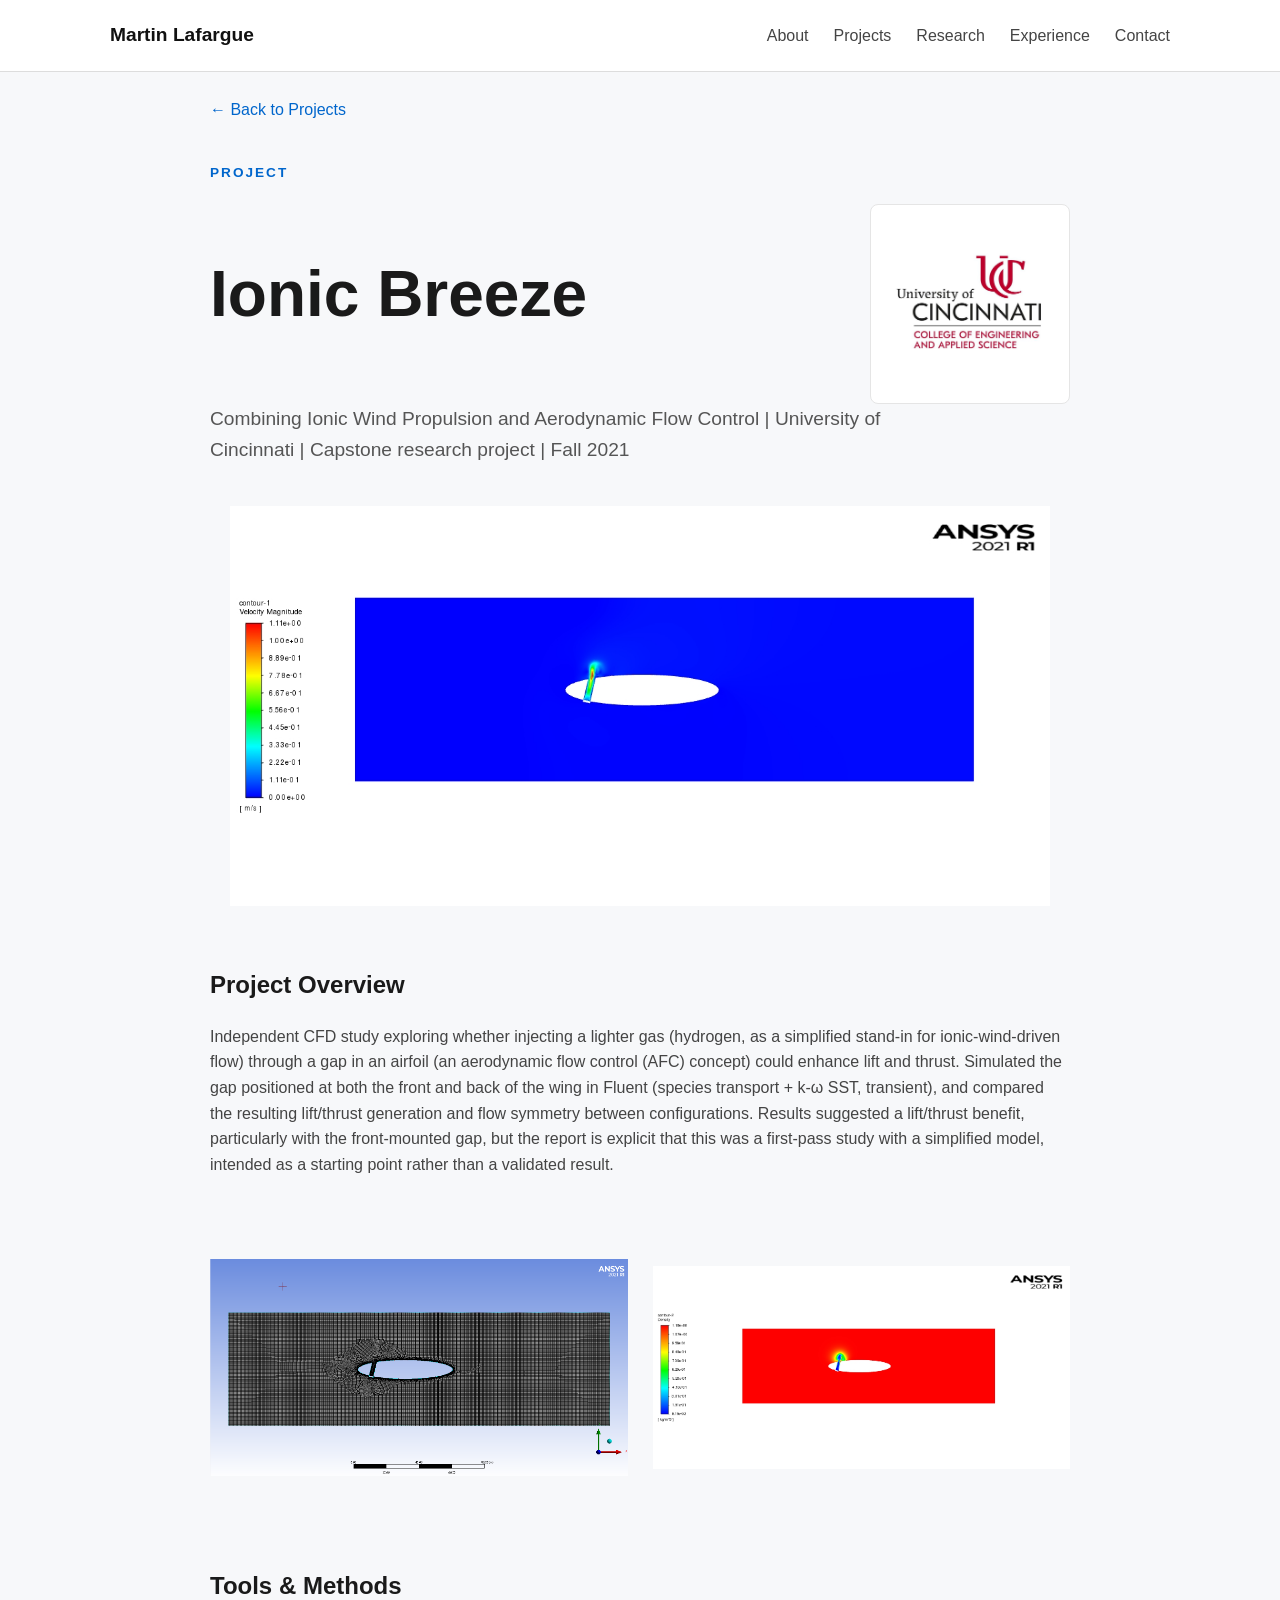
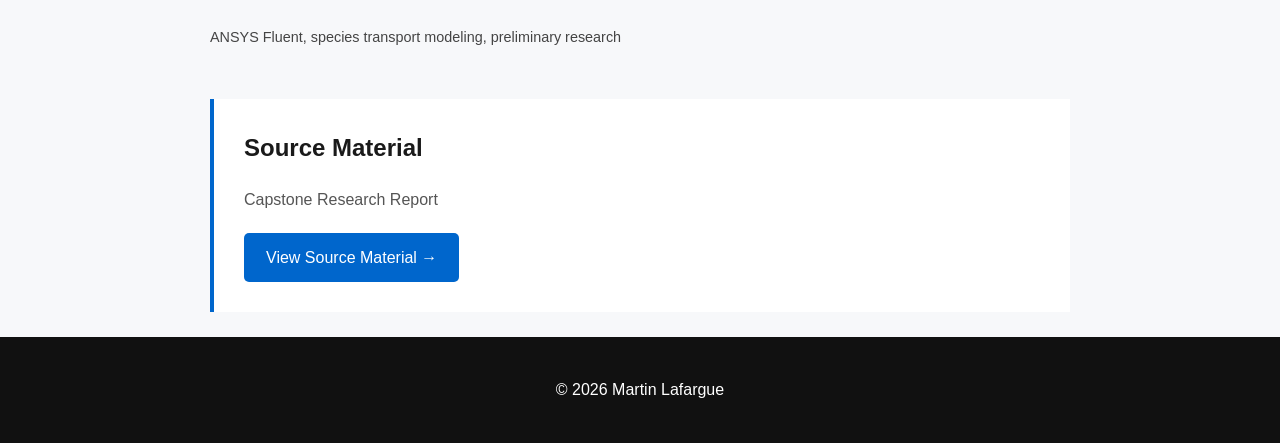
<file: projects/ionic_breeze.html>
<!DOCTYPE html>
<html lang="en">

<head>
    <meta charset="UTF-8">
    <meta name="viewport" content="width=device-width, initial-scale=1.0">

    <title>Ionic Breeze | Martin Lafargue</title>

    <link rel="stylesheet" href="../style.css">
</head>

<body>

<header>
    <nav>
        <a href="../index.html" class="logo">Martin Lafargue</a>

        <div class="nav-links">
            <a href="../index.html#about">About</a>
            <a href="../index.html#projects">Projects</a>
            <a href="../index.html#research">Research</a>
            <a href="../index.html#experience">Experience</a>
            <a href="../index.html#contact">Contact</a>
        </div>
    </nav>
</header>


<main>

    <!-- Project Header -->
    <section class="project-page">

        <a href="../index.html#projects" class="back-link">
            ← Back to Projects
        </a>

        <p class="eyebrow">PROJECT</p>

        
<div class="project-title">
       <h1>Ionic Breeze</h1>
 <img
            src="../images/UC.jpeg"
            alt="University of Cincinnati logo"
            class="project-logo"
        >
</div>
        <p class="project-intro">
Combining Ionic Wind Propulsion and Aerodynamic Flow Control | 
University of Cincinnati | Capstone research project | Fall 2021         
        </p>


        <!-- Main Image -->
        <div class="project-main-image">
            <img src="../images/VelocityAFCfront.jpg">

                 alt="Velocity Contour of the flow with AFC in the front of the wing">
        </div>


        <!-- Project Overview -->
        <div class="project-section">

            <h2>Project Overview</h2>

            <p>
           Independent CFD study exploring whether injecting a lighter gas (hydrogen, as a simplified stand-in for ionic-wind-driven flow) through a gap in an airfoil (an aerodynamic flow control (AFC) concept) could enhance lift and thrust. Simulated the gap positioned at both the front and back of the wing in Fluent (species transport + k-ω SST, transient), and compared the resulting lift/thrust generation and flow symmetry between configurations. Results suggested a lift/thrust benefit, particularly with the front-mounted gap, but the report is explicit that this was a first-pass study with a simplified model, intended as a starting point rather than a validated result.
            </p>

        </div>


        <!-- Additional Images -->
        <div class="project-images">

            <div class="project-detail-image">
                <img src="../images/Mesh.PNG"
                     alt="Mesh">
            </div>

            <div class="project-detail-image">
                <img src="../images/Density.jpg"
                     alt="Density Contour">
            </div>

        </div>


        <!-- Technical Details -->
        <div class="project-section">

            <h2>Tools & Methods</h2>

            <p class="tags">
               ANSYS Fluent, species transport modeling, preliminary research
            </p>

        </div>


        <!-- Source Material -->
        <div class="project-source">

            <h2>Source Material</h2>

            <p>
                Capstone Research Report
            </p>

            <a href="../reports/Ionic_Breeze.pdf"
               class="button"
               target="_blank"
               rel="noopener noreferrer">
                View Source Material →
            </a>

        </div>

    </section>

</main>


<footer>
    <p>© 2026 Martin Lafargue</p>
</footer>

</body>
</html>
</file>
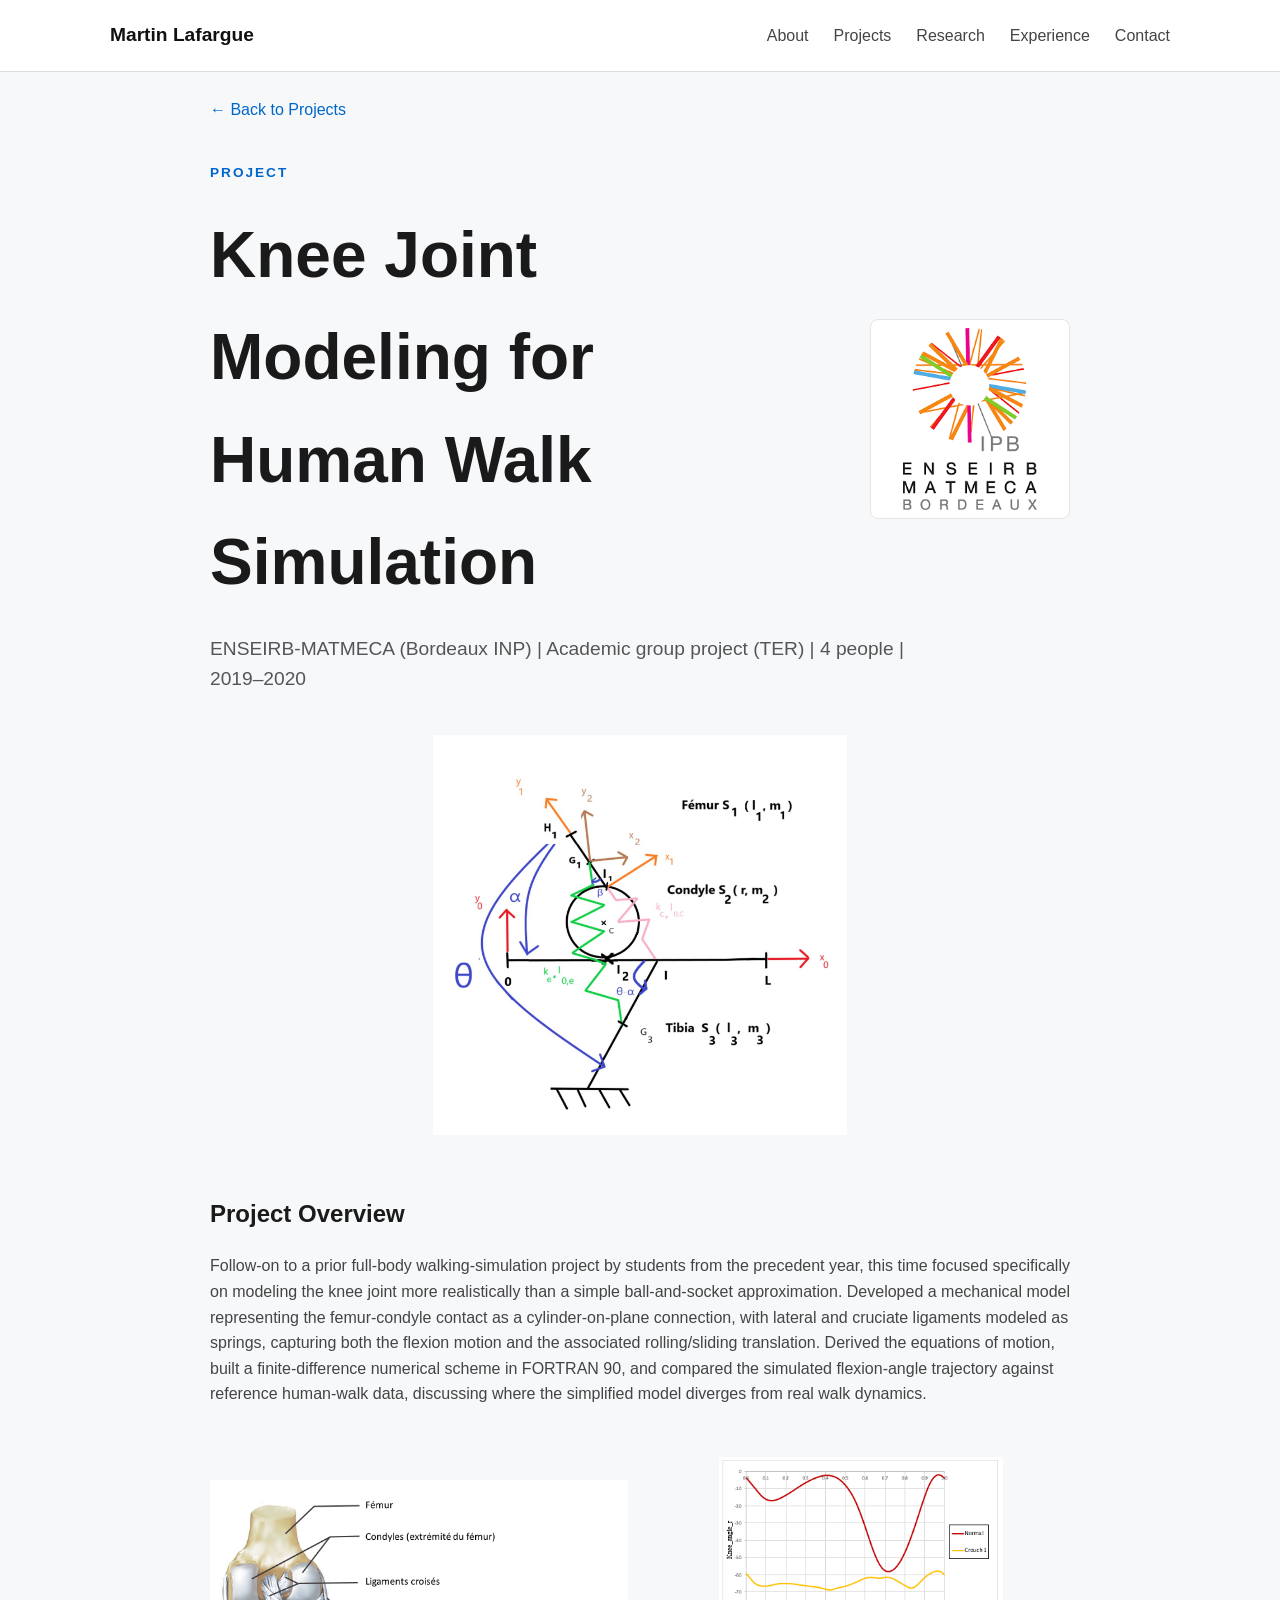
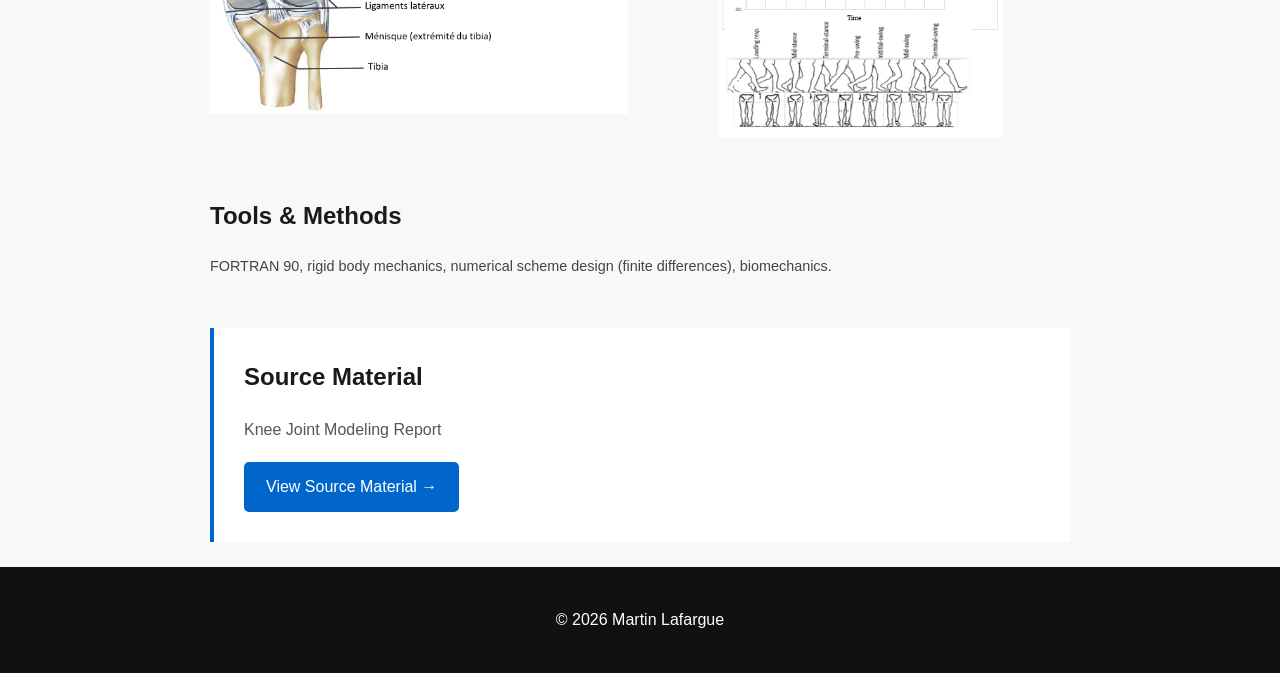
<file: projects/knee_joint.html>
<!DOCTYPE html>
<html lang="en">

<head>
    <meta charset="UTF-8">
    <meta name="viewport" content="width=device-width, initial-scale=1.0">

    <title>Knee Joint Modeling| Martin Lafargue</title>

    <link rel="stylesheet" href="../style.css">
</head>

<body>

<header>
    <nav>
        <a href="../index.html" class="logo">Martin Lafargue</a>

        <div class="nav-links">
            <a href="../index.html#about">About</a>
            <a href="../index.html#projects">Projects</a>
            <a href="../index.html#research">Research</a>
            <a href="../index.html#experience">Experience</a>
            <a href="../index.html#contact">Contact</a>
        </div>
    </nav>
</header>


<main>

    <!-- Project Header -->
    <section class="project-page">

        <a href="../index.html#projects" class="back-link">
            ← Back to Projects
        </a>

        <p class="eyebrow">PROJECT</p>

<div class="project-title">
         <h1>Knee Joint Modeling for Human Walk Simulation</h1>
 	<img
            src="../images/ENSEIRB.png"
            alt="ENSEIRB logo"
            class="project-logo"
        >
</div>
       

        <p class="project-intro">
 ENSEIRB-MATMECA (Bordeaux INP) |  Academic group project (TER) | 4 people | 2019–2020
        </p>


        <!-- Main Image -->
        <div class="project-main-image">
            <img src="../images/knee-joint.jpg">

                 alt="Knee Joint Model">
        </div>


        <!-- Project Overview -->
        <div class="project-section">

            <h2>Project Overview</h2>

            <p>
       Follow-on to a prior full-body walking-simulation project by students from the precedent year, this time focused specifically on modeling the knee joint more realistically than a simple ball-and-socket approximation. Developed a mechanical model representing the femur-condyle contact as a cylinder-on-plane connection, with lateral and cruciate ligaments modeled as springs, capturing both the flexion motion and the associated rolling/sliding translation. Derived the equations of motion, built a finite-difference numerical scheme in FORTRAN 90, and compared the simulated flexion-angle trajectory against reference human-walk data, discussing where the simplified model diverges from real walk dynamics.
            </p>

        </div>


        <!-- Additional Images -->
        <div class="project-images">

            <div class="project-detail-image">
                <img src="../images/anatomie_genou.png"
                     alt="Knee anatomy">
            </div>

            <div class="project-detail-image">
                <img src="../images/kneeangle.png"
                     alt="Angle of the knee during human walk">
            </div>

        </div>


        <!-- Technical Details -->
        <div class="project-section">

            <h2>Tools & Methods</h2>

            <p class="tags">
               FORTRAN 90, rigid body mechanics, numerical scheme design (finite differences), biomechanics.
            </p>

        </div>


        <!-- Source Material -->
        <div class="project-source">

            <h2>Source Material</h2>

            <p>
               Knee Joint Modeling Report
            </p>

            <a href="../reports/TER_Knee.pdf"
               class="button"
               target="_blank"
               rel="noopener noreferrer">
                View Source Material →
            </a>

        </div>

    </section>

</main>


<footer>
    <p>© 2026 Martin Lafargue</p>
</footer>

</body>
</html>
</file>
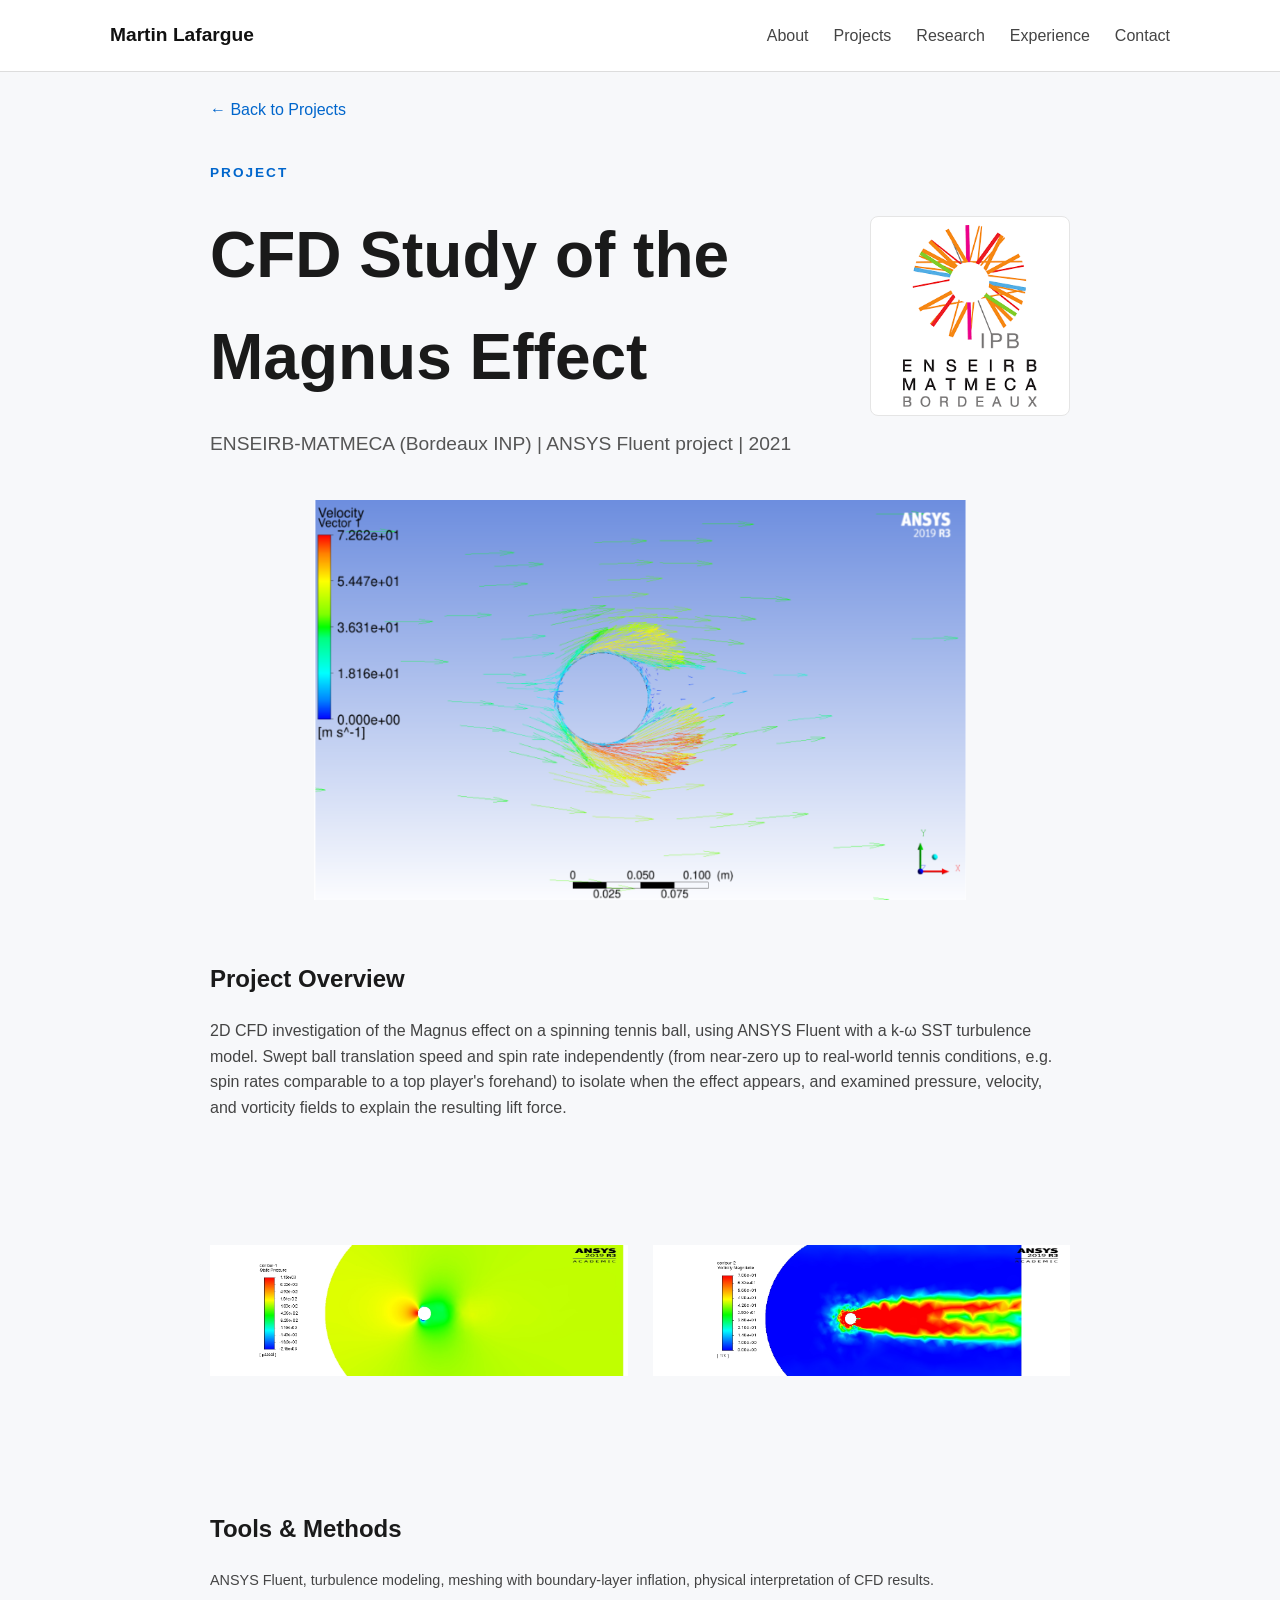
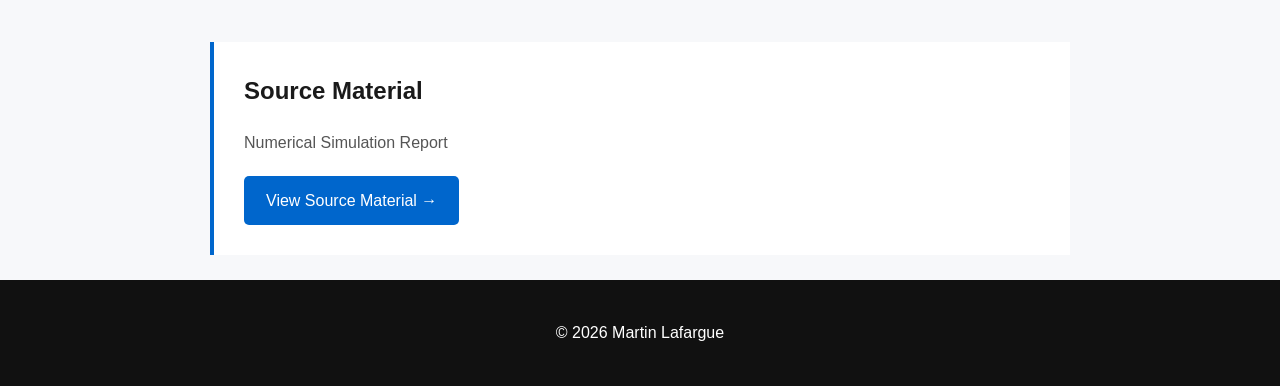
<file: projects/Magnus_effect.html>
<!DOCTYPE html>
<html lang="en">

<head>
    <meta charset="UTF-8">
    <meta name="viewport" content="width=device-width, initial-scale=1.0">

    <title>CFD Study of the Magnus Effect | Martin Lafargue</title>

    <link rel="stylesheet" href="../style.css">
</head>

<body>

<header>
    <nav>
        <a href="../index.html" class="logo">Martin Lafargue</a>

        <div class="nav-links">
            <a href="../index.html#about">About</a>
            <a href="../index.html#projects">Projects</a>
            <a href="../index.html#research">Research</a>
            <a href="../index.html#experience">Experience</a>
            <a href="../index.html#contact">Contact</a>
        </div>
    </nav>
</header>


<main>

    <!-- Project Header -->
    <section class="project-page">

        <a href="../index.html#projects" class="back-link">
            ← Back to Projects
        </a>

        <p class="eyebrow">PROJECT</p>

        
        <div class="project-title">
         <h1>CFD Study of the Magnus Effect</h1>
 	<img
            src="../images/ENSEIRB.png"
            alt="ENSEIRB logo"
            class="project-logo"
        >
</div>
        

        <p class="project-intro">
ENSEIRB-MATMECA (Bordeaux INP) | ANSYS Fluent project | 2021
        </p>


        <!-- Main Image -->
        <div class="project-main-image">
            <img src="../images/Magnus.png">

                 alt="Velocity streamlines of a spinning tennis ball">
        </div>


        <!-- Project Overview -->
        <div class="project-section">

            <h2>Project Overview</h2>

            <p>
       2D CFD investigation of the Magnus effect on a spinning tennis ball, using ANSYS Fluent with a k-ω SST turbulence model. Swept ball translation speed and spin rate independently (from near-zero up to real-world tennis conditions, e.g. spin rates comparable to a top player's forehand) to isolate when the effect appears, and examined pressure, velocity, and vorticity fields to explain the resulting lift force.
            </p>

        </div>


        <!-- Additional Images -->
        <div class="project-images">

            <div class="project-detail-image">
                <img src="../images/PressionFFM.jpg"
                     alt="Pressure contour of spinning tennis ball">
            </div>

            <div class="project-detail-image">
                <img src="../images/VorticityFFM.jpg"
                     alt="Vorticity contour of spinning tennis ball">
            </div>

        </div>


        <!-- Technical Details -->
        <div class="project-section">

            <h2>Tools & Methods</h2>

            <p class="tags">
              ANSYS Fluent, turbulence modeling, meshing with boundary-layer inflation, physical interpretation of CFD results.
            </p>

        </div>


        <!-- Source Material -->
        <div class="project-source">

            <h2>Source Material</h2>

            <p>
                Numerical Simulation Report
            </p>

            <a href="../reports/Fluent.pdf"
               class="button"
               target="_blank"
               rel="noopener noreferrer">
                View Source Material →
            </a>

        </div>

    </section>

</main>


<footer>
    <p>© 2026 Martin Lafargue</p>
</footer>

</body>
</html>
</file>
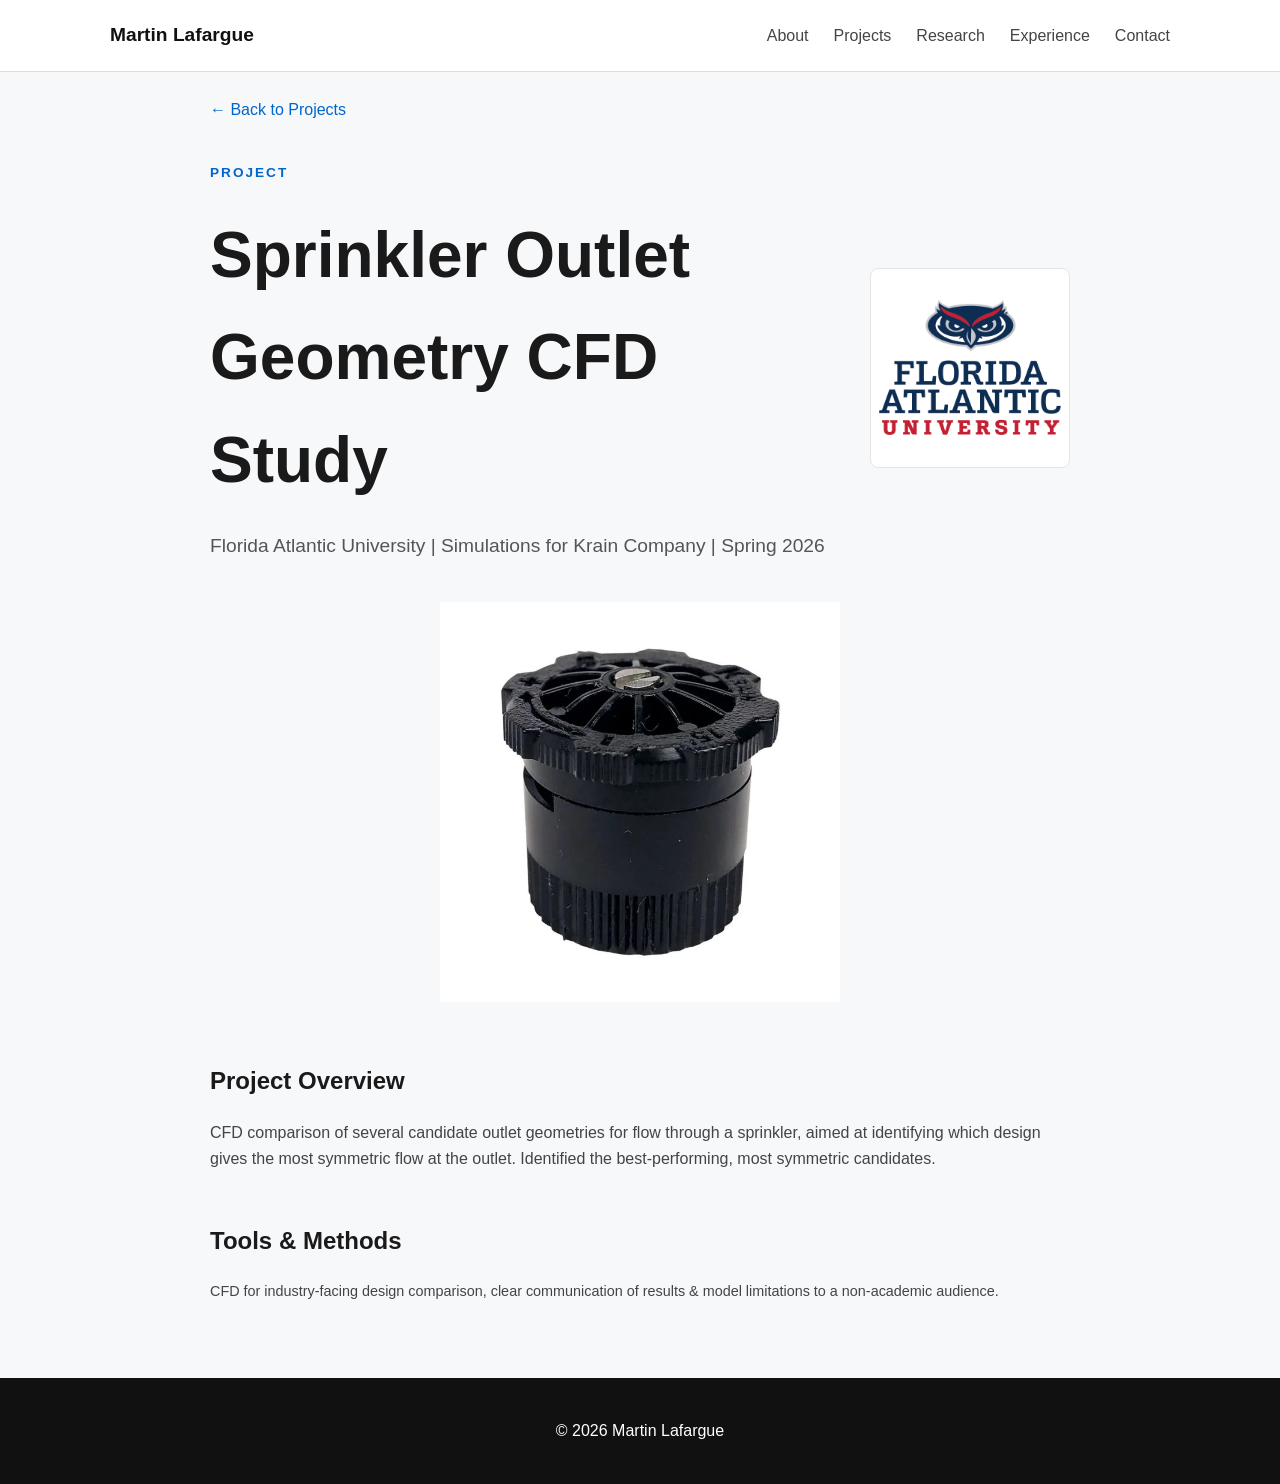
<file: projects/sprinkler.html>
<!DOCTYPE html>
<html lang="en">

<head>
    <meta charset="UTF-8">
    <meta name="viewport" content="width=device-width, initial-scale=1.0">

    <title>Sprinkler Outlet Geometry CFD Study | Martin Lafargue</title>

    <link rel="stylesheet" href="../style.css">
</head>

<body>

<header>
    <nav>
        <a href="../index.html" class="logo">Martin Lafargue</a>

        <div class="nav-links">
            <a href="../index.html#about">About</a>
            <a href="../index.html#projects">Projects</a>
            <a href="../index.html#research">Research</a>
            <a href="../index.html#experience">Experience</a>
            <a href="../index.html#contact">Contact</a>
        </div>
    </nav>
</header>


<main>

    <!-- Project Header -->
    <section class="project-page">

        <a href="../index.html#projects" class="back-link">
            ← Back to Projects
        </a>

        <p class="eyebrow">PROJECT</p>
 <div class="project-title">
            <h1>Sprinkler Outlet Geometry CFD Study</h1>
 	<img
            src="../images/FAU.png"
            alt="FAU logo"
            class="project-logo"
        >
</div>
     

        <p class="project-intro">
Florida Atlantic University | Simulations for Krain Company | Spring 2026
        </p>


        <!-- Main Image -->
        <div class="project-main-image">
            <img src="../images/kvf15.jpg">

                 alt="KVF15 sprinkler">
        </div>


        <!-- Project Overview -->
        <div class="project-section">

            <h2>Project Overview</h2>

            <p>
          CFD comparison of several candidate outlet geometries for flow through a sprinkler, aimed at identifying which design gives the most symmetric flow at the outlet.  Identified the best-performing, most symmetric candidates.
            </p>

        </div>


        <!-- Technical Details -->
        <div class="project-section">

            <h2>Tools & Methods</h2>

            <p class="tags">
               CFD for industry-facing design comparison, clear communication of results & model limitations to a non-academic audience.
            </p>

        </div>


        <!-- Source Material 
        <div class="project-source">

            <h2>Source Material</h2>

            <p>
                Results Powerpoint
            </p>

            <a href="../reports/attitude_control.pdf"
               class="button"
               target="_blank"
               rel="noopener noreferrer">
                View Source Material →
            </a>

        </div>
-->

    </section>

</main>


<footer>
    <p>© 2026 Martin Lafargue</p>
</footer>

</body>
</html>
</file>
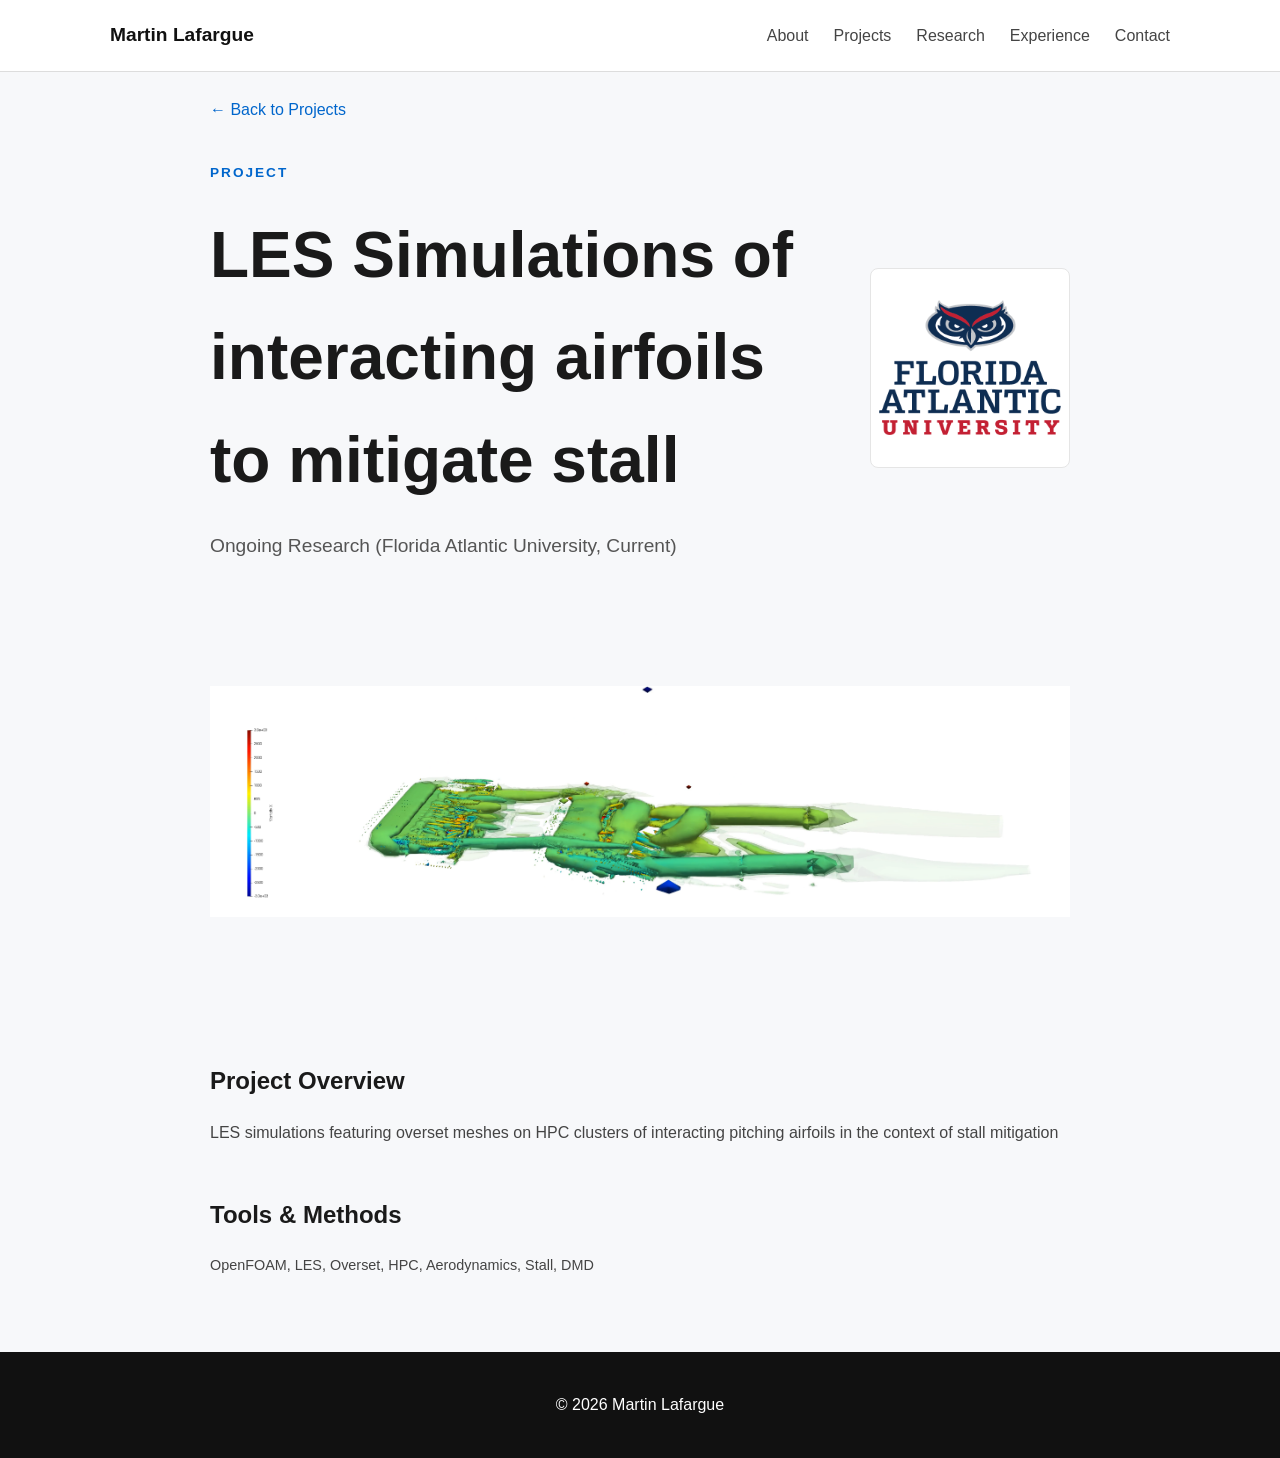
<file: projects/stall.html>
<!DOCTYPE html>
<html lang="en">

<head>
    <meta charset="UTF-8">
    <meta name="viewport" content="width=device-width, initial-scale=1.0">

    <title>Stop Stalling | Martin Lafargue</title>

    <link rel="stylesheet" href="../style.css">
</head>

<body>

<header>
    <nav>
        <a href="../index.html" class="logo">Martin Lafargue</a>

        <div class="nav-links">
            <a href="../index.html#about">About</a>
            <a href="../index.html#projects">Projects</a>
            <a href="../index.html#research">Research</a>
            <a href="../index.html#experience">Experience</a>
            <a href="../index.html#contact">Contact</a>
        </div>
    </nav>
</header>


<main>

    <!-- Project Header -->
    <section class="project-page">

        <a href="../index.html#projects" class="back-link">
            ← Back to Projects
        </a>

        <p class="eyebrow">PROJECT</p>

       
 <div class="project-title">
             <h1>LES Simulations of interacting airfoils to mitigate stall</h1>
 	<img
            src="../images/FAU.png"
            alt="FAU logo"
            class="project-logo"
        >
</div>
     
        <p class="project-intro">
Ongoing Research (Florida Atlantic University, Current)            
        </p>


        <!-- Main Image -->
        <div class="project-main-image">
            <img src="../images/Q_crit.png">

                 alt="Angular velocities in function of time">
        </div>


        <!-- Project Overview -->
        <div class="project-section">

            <h2>Project Overview</h2>

            <p>
           LES simulations featuring overset meshes on HPC clusters of interacting pitching airfoils in the context of stall mitigation
            </p>

        </div>


        <!-- Additional Images
        <div class="project-images">

            <div class="project-detail-image">
                <img src="../images/3dplotdiag.png"
                     alt="3D plot of angular velocities">
            </div>

            <div class="project-detail-image">
                <img src="../images/reactionwheel.png"
                     alt="Reaction wheel speed over time">
            </div>

        </div> -->


        <!-- Technical Details -->
        <div class="project-section">

            <h2>Tools & Methods</h2>

            <p class="tags">
               OpenFOAM, LES, Overset, HPC, Aerodynamics, Stall, DMD
            </p>

        </div>


        <!-- Source Material
        <div class="project-source">

            <h2>Source Material</h2>

            <p>
                Spacecraft Dynamics Report
            </p>

            <a href="../reports/attitude_control.pdf"
               class="button"
               target="_blank"
               rel="noopener noreferrer">
                View Source Material →
            </a>

        </div> -->

    </section>

</main>


<footer>
    <p>© 2026 Martin Lafargue</p>
</footer>

</body>
</html>
</file>
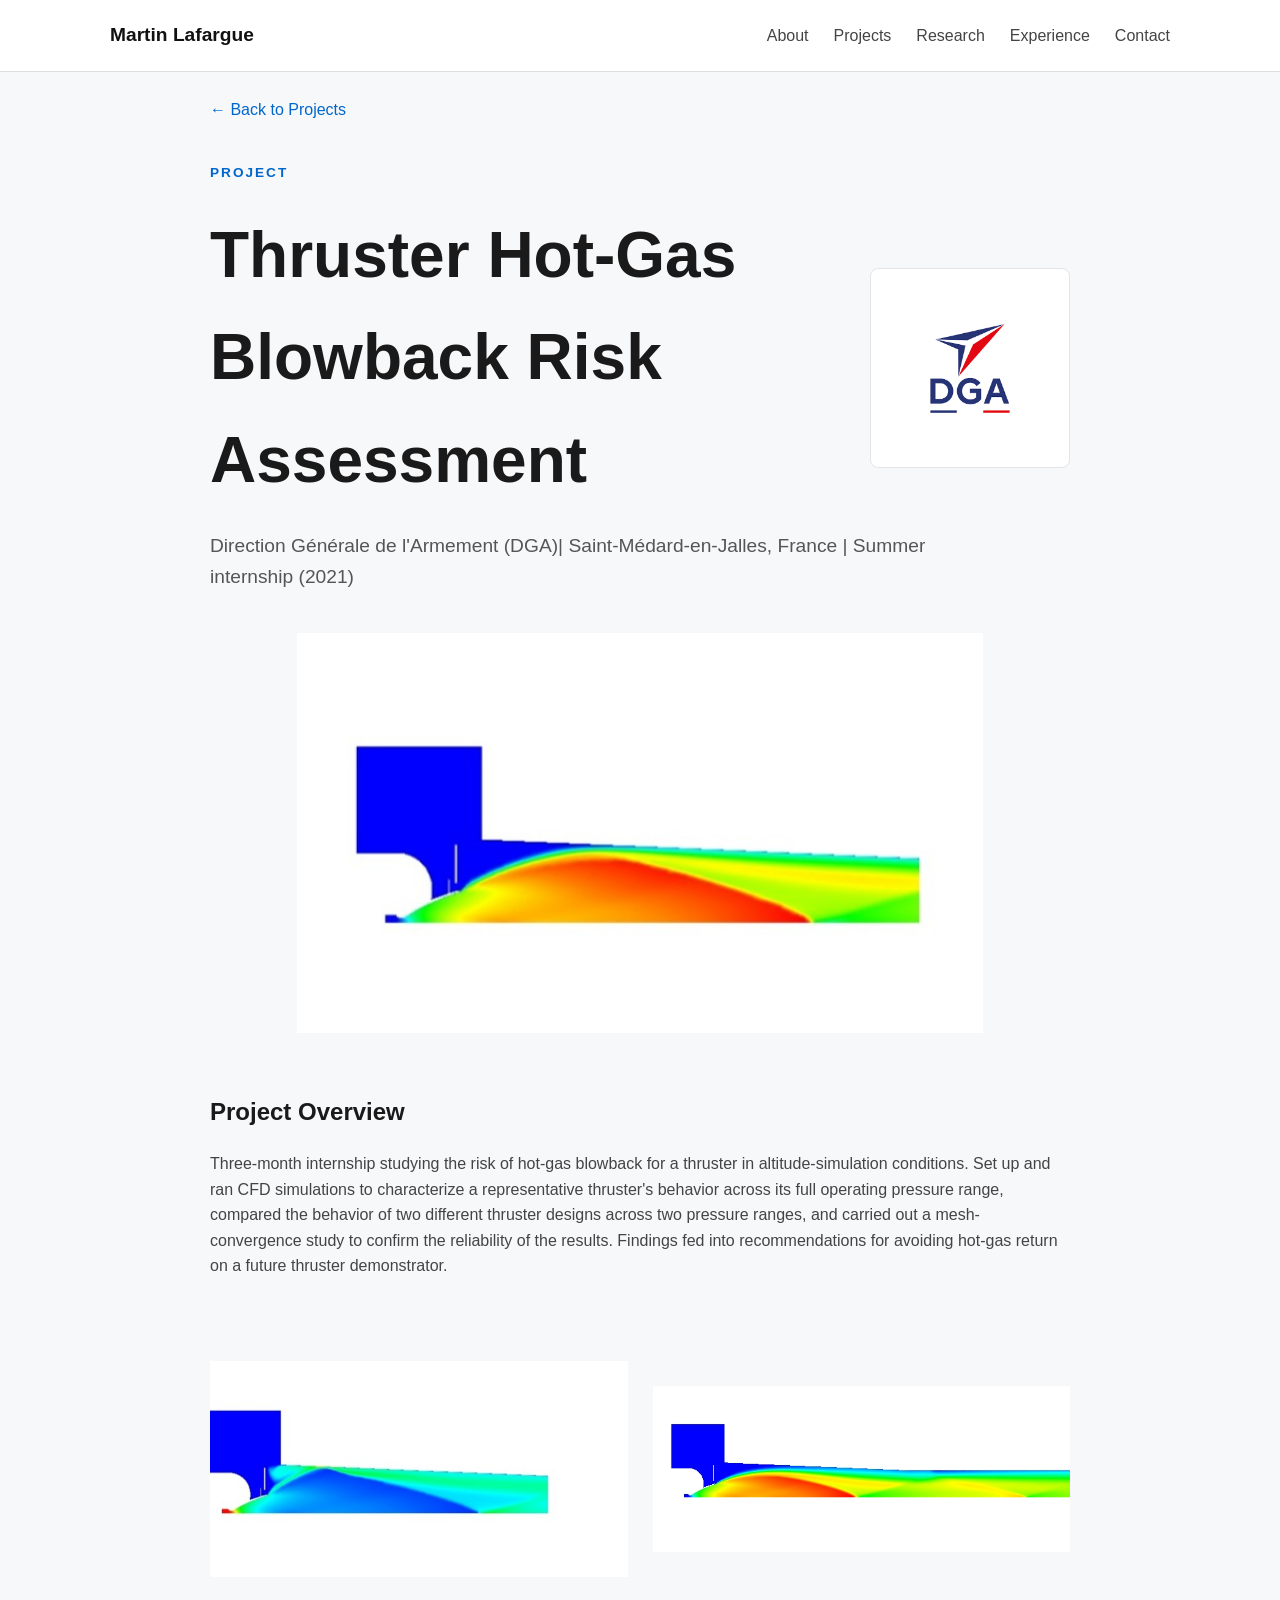
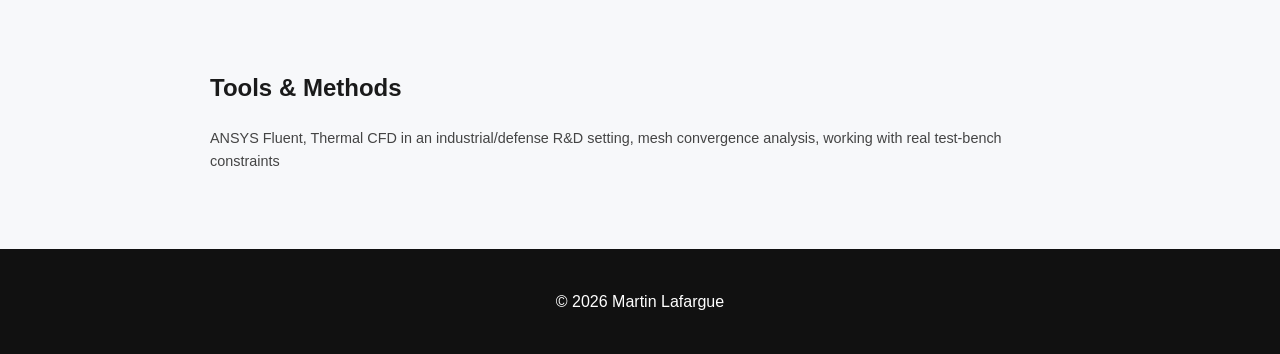
<file: projects/thruster.html>
<!DOCTYPE html>
<html lang="en">

<head>
    <meta charset="UTF-8">
    <meta name="viewport" content="width=device-width, initial-scale=1.0">

    <title>CFD Simulations of a thruster | Martin Lafargue</title>

    <link rel="stylesheet" href="../style.css">
</head>

<body>

<header>
    <nav>
        <a href="../index.html" class="logo">Martin Lafargue</a>

        <div class="nav-links">
            <a href="../index.html#about">About</a>
            <a href="../index.html#projects">Projects</a>
            <a href="../index.html#research">Research</a>
            <a href="../index.html#experience">Experience</a>
            <a href="../index.html#contact">Contact</a>
        </div>
    </nav>
</header>


<main>

    <!-- Project Header -->
    <section class="project-page">

        <a href="../index.html#projects" class="back-link">
            ← Back to Projects
        </a>

        <p class="eyebrow">PROJECT</p>
<div class="project-title">
       <h1>Thruster Hot-Gas Blowback Risk Assessment</h1>
 <img
            src="../images/DGA.png"
            alt="DGA logo"
            class="project-logo"
        >
</div>
   
        <p class="project-intro">
Direction Générale de l'Armement (DGA)| Saint-Médard-en-Jalles, France | Summer internship (2021)          
        </p>


        <!-- Main Image -->
        <div class="project-main-image">
            <img src="../images/Mach.jpg">

                 alt="Mach number contour">
        </div>


        <!-- Project Overview -->
        <div class="project-section">

            <h2>Project Overview</h2>

            <p>
           Three-month internship studying the risk of hot-gas blowback for a thruster in altitude-simulation conditions. Set up and ran CFD simulations to characterize a representative thruster's behavior across its full operating pressure range, compared the behavior of two different thruster designs across two pressure ranges, and carried out a mesh-convergence study to confirm the reliability of the results. Findings fed into recommendations for avoiding hot-gas return on a future thruster demonstrator.            </p>

        </div>


        <!-- Additional Images -->
        <div class="project-images">

            <div class="project-detail-image">
                <img src="../images/Temp.jpg"
                     alt="Temperature contour showing hot gas blowbacks">
            </div>

            <div class="project-detail-image">
                <img src="../images/thruster.png"
                     alt="Mach contour with a stabilization zone">
            </div>

        </div>


        <!-- Technical Details -->
        <div class="project-section">

            <h2>Tools & Methods</h2>

            <p class="tags">
              ANSYS Fluent, Thermal CFD in an industrial/defense R&D setting, mesh convergence analysis, working with real test-bench constraints           </p>

        </div>




    </section>

</main>


<footer>
    <p>© 2026 Martin Lafargue</p>
</footer>

</body>
</html>
</file>
<file: style.css>
* {
    box-sizing: border-box;
    margin: 0;
    padding: 0;
}

html {
    scroll-behavior: smooth;
}

body {
    font-family: Arial, sans-serif;
    line-height: 1.6;
    color: #1a1a1a;
    background: #f7f8fa;
}

header {
    position: sticky;
    top: 0;
    background: white;
    border-bottom: 1px solid #ddd;
    z-index: 100;
}

nav {
    max-width: 1100px;
    margin: auto;
    padding: 20px;
    display: flex;
    justify-content: space-between;
    align-items: center;
}

.logo {
    font-weight: bold;
    font-size: 1.2rem;
    color: #111;
    text-decoration: none;
}

.nav-links {
    display: flex;
    gap: 25px;
}

.nav-links a {
    color: #444;
    text-decoration: none;
}

.nav-links a:hover {
    color: #0066cc;
}

main {
    max-width: 1100px;
    margin: auto;
}

section {
    padding: 25px 20px;
}


/* =========================
   HERO
========================= */
.hero {
    display: flex;
    flex-direction: row;
    align-items: center;
    justify-content: space-between;
    gap: 60px;
    min-height: auto;
    padding: 80px 20px 50px;
}

.hero-text {
    flex: 1;
    max-width: 750px;
}

.hero-logo {
    flex-shrink: 0;
    width: 240px;
    display: flex;
    justify-content: flex-end;
    align-items: center;
}

.hero-logo img {
    display: block;
    width: 220px;
    height: auto;
}

.eyebrow {
    font-size: 0.85rem;
    letter-spacing: 2px;
    color: #0066cc;
    font-weight: bold;
    margin-bottom: 20px;
}

h1 {
    font-size: 4rem;
    margin-bottom: 10px;
}

.hero h2 {
    font-size: 1.6rem;
    font-weight: normal;
    color: #555;
    margin-bottom: 25px;
}

.hero p {
    font-size: 1.2rem;
    max-width: 700px;
    color: #555;
}

.buttons {
    margin-top: 30px;
    display: flex;
    gap: 15px;
}

.button {
    display: inline-block;
    padding: 12px 22px;
    background: #0066cc;
    color: white;
    text-decoration: none;
    border-radius: 5px;
}

.button.secondary {
    background: white;
    color: #0066cc;
    border: 1px solid #0066cc;
}
.source-button {
    padding: 8px 14px;
    font-size: 0.85rem;
}

/* =========================
   PROJECT GRID
========================= */

.projects {
    display: grid;
    grid-template-columns: repeat(3, 1fr);
    gap: 25px;
    margin-top: 40px;
}


/* =========================
   PROJECT CARD
========================= */

.project {
    background: white;
    border: 1px solid #ddd;
    border-radius: 8px;
    overflow: hidden;
    padding: 0;

    transition:
        transform 0.3s ease,
        box-shadow 0.3s ease;
}

.project:hover {
    transform: translateY(-4px);
    box-shadow: 0 10px 25px rgba(0, 0, 0, 0.12);
}



/* =========================
   PROJECT IMAGE
========================= */

.project-image {
    position: relative;
    width: 100%;
    height: 100px;
    overflow: hidden;
}

.project-image img {
    display: block;
    width: 100%;
    height: 100%;
    object-fit: cover;
}


/* =========================
   HOVER OVERLAY
========================= */

.project-overlay {
    position: absolute;
    top: 0;
    left: 0;
    right: 0;
    bottom: 0;

    display: flex;
    align-items: center;
    justify-content: center;

    background: rgba(0, 0, 0, 0.55);

    opacity: 0;
    visibility: hidden;

    text-decoration: none;

    transition: opacity 0.3s ease;
}

.project-image:hover .project-overlay {
    opacity: 1;
    visibility: visible;
}

.project-overlay span {
    color: white;
    font-size: 0.9rem;
    font-weight: 600;

    padding: 8px 16px;

    border: 1px solid white;
    border-radius: 50px;
}


/* =========================
   PROJECT CONTENT
========================= */

.project-content {
    padding: 20px;
    font-size: 1.3rem;
}

.project-content h3 {
    margin-bottom: 10px;
    color: inherit;
    text-decoration: none;
}

.project-content h3 a:hover {
    color: inherit;
    text-decoration: none;
}

.project-content p {
    line-height: 1.5;
}

.project-content .tags {
    margin-top: 15px;
    margin-bottom: 0;
    font-size: 0.85rem;
    color: #0066cc;
}
.project-logo {
    width: 200px;
    height: 200px;
    object-fit: contain;
    flex-shrink: 0;

    background: white;
    padding: 8px;
    border-radius: 8px;
    border: 1px solid #e5e5e5;
}


.project-title {
    display: flex;
    justify-content: space-between;
    align-items: center;
    gap: 50px;
}

/* =========================
   OTHER SECTIONS
========================= */

.publication {
    background: white;
    padding: 30px;
    margin-top: 30px;
    border-left: 4px solid #0066cc;
}


.experience-item {
    background: white;
    padding: 25px;
    margin-top: 15px;
    border: 1px solid #ddd;
    border-radius: 8px;
}

.experience-header {
    display: flex;
    justify-content: space-between;
    align-items: flex-start;
    gap: 25px;
    margin-bottom: 20px;
}

.experience-header h3 {
    margin-bottom: 5px;
}

.experience-role {
    color: #555;
    margin-bottom: 3px;
}

.experience-date {
    font-size: 0.9rem;
    color: #777;
}

.experience-logo {
    width: 130px;
    height: 110px;
    object-fit: contain;
    flex-shrink: 0;
}
.experience-image {
    width: 240px;
    height: 160px;
    object-fit: contain;
    flex-shrink: 0;
}

.experience-projects {
    margin-top: 20px;
}

.experience-projects > span {
    font-weight: 600;
    color: #333;
}

.project-links {
    display: flex;
    flex-wrap: wrap;
    gap: 8px;
    margin-top: 8px;
}

.project-links a {
    color: #0066cc;
    text-decoration: none;
}

.project-links a:hover {
    text-decoration: underline;
}

@media (max-width: 600px) {
    .experience-header {
        align-items: center;
    }

    .experience-logo {
        width: 55px;
        height: 55px;
    }
}
/* =========================
   TAGS
========================= */

.tags {
    margin-top: 20px;
    font-size: 0.9rem;
    color: #0066cc;
}


/* =========================
   FOOTER
========================= */

footer {
    text-align: center;
    padding: 40px;
    background: #111;
    color: white;
}


/* =========================
   MOBILE
========================= */

@media (max-width: 800px) {

    .nav-links {
        display: none;
    }

    h1 {
        font-size: 3rem;
    }

    .projects {
        grid-template-columns: 1fr;
    }

    .project-image {
        height: 120px;
    }
}

/* =========================
   PROJECT PAGE
   ========================= */

.project-page {
    max-width: 900px;
    margin: auto;
}

.back-link {
    display: inline-block;
    margin-bottom: 40px;
    color: #0066cc;
    text-decoration: none;
}

.back-link:hover {
    text-decoration: underline;
}

.project-page h1 {
    margin-bottom: 20px;
}

.project-intro {
    font-size: 1.2rem;
    color: #555;
    max-width: 750px;
    margin-bottom: 40px;
}

.project-main-image {
    width: 100%;
    height: 400px;
    overflow: hidden;
    border-radius: 8px;
    margin-bottom: 60px;
}

.project-main-image img {
    width: 100%;
    height: 100%;
    object-fit: contain;
}

.project-section {
    margin-bottom: 50px;
}

.project-section h2,
.project-source h2 {
    margin-bottom: 20px;
}

.project-section p {
    margin-bottom: 15px;
    color: #444;
}

.project-images {
    display: grid;
    grid-template-columns: repeat(2, 1fr);
    gap: 25px;
    margin-bottom: 60px;
}

.project-detail-image {
    height: 280px;
    overflow: hidden;
    border-radius: 8px;
}

.project-detail-image img {
    width: 100%;
    height: 100%;
    object-fit: contain;
}

.project-source {
    background: white;
    padding: 30px;
    border-left: 4px solid #0066cc;
    margin-top: 40px;
}

.project-source p {
    margin-bottom: 20px;
    color: #555;
}


/* Mobile */

@media (max-width: 800px) {

    .project-main-image {
        height: 250px;
    }

    .project-images {
        grid-template-columns: 1fr;
    }

    .project-detail-image {
        height: 220px;
    }

}
</file>
